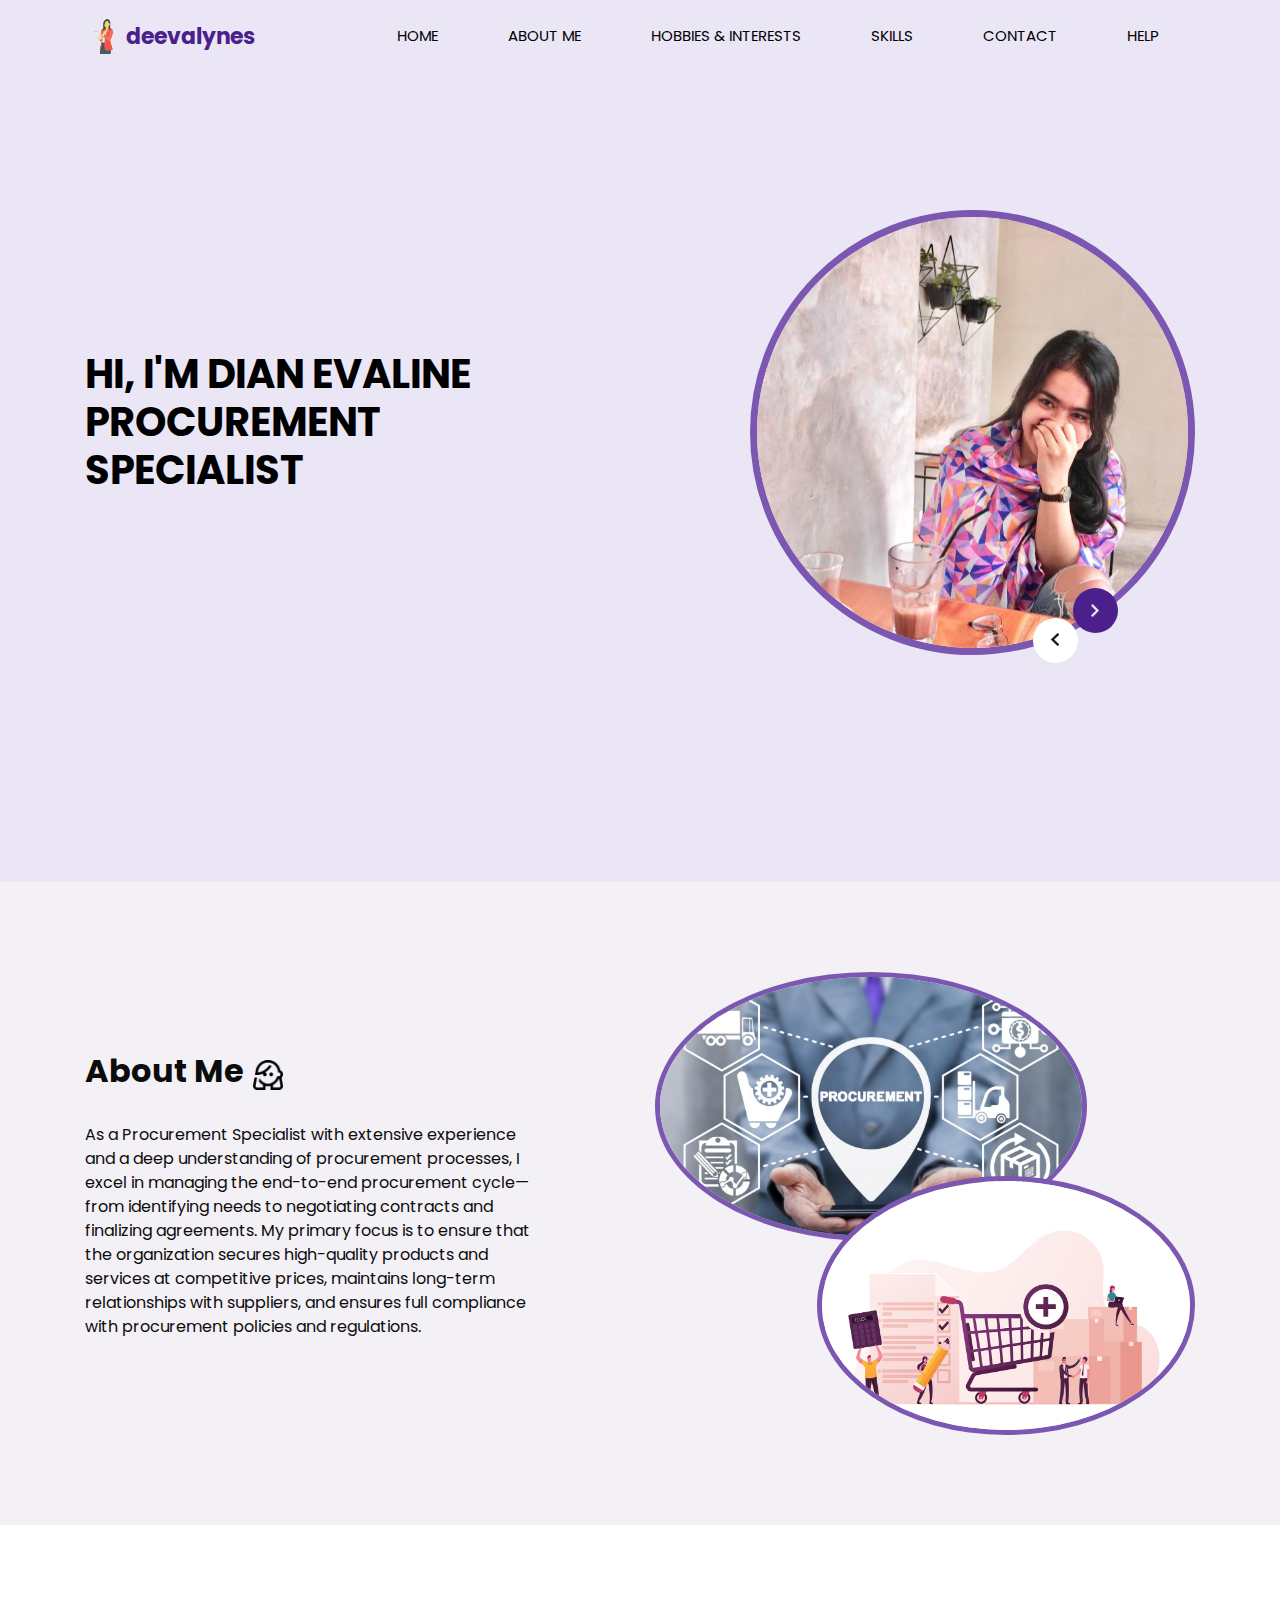
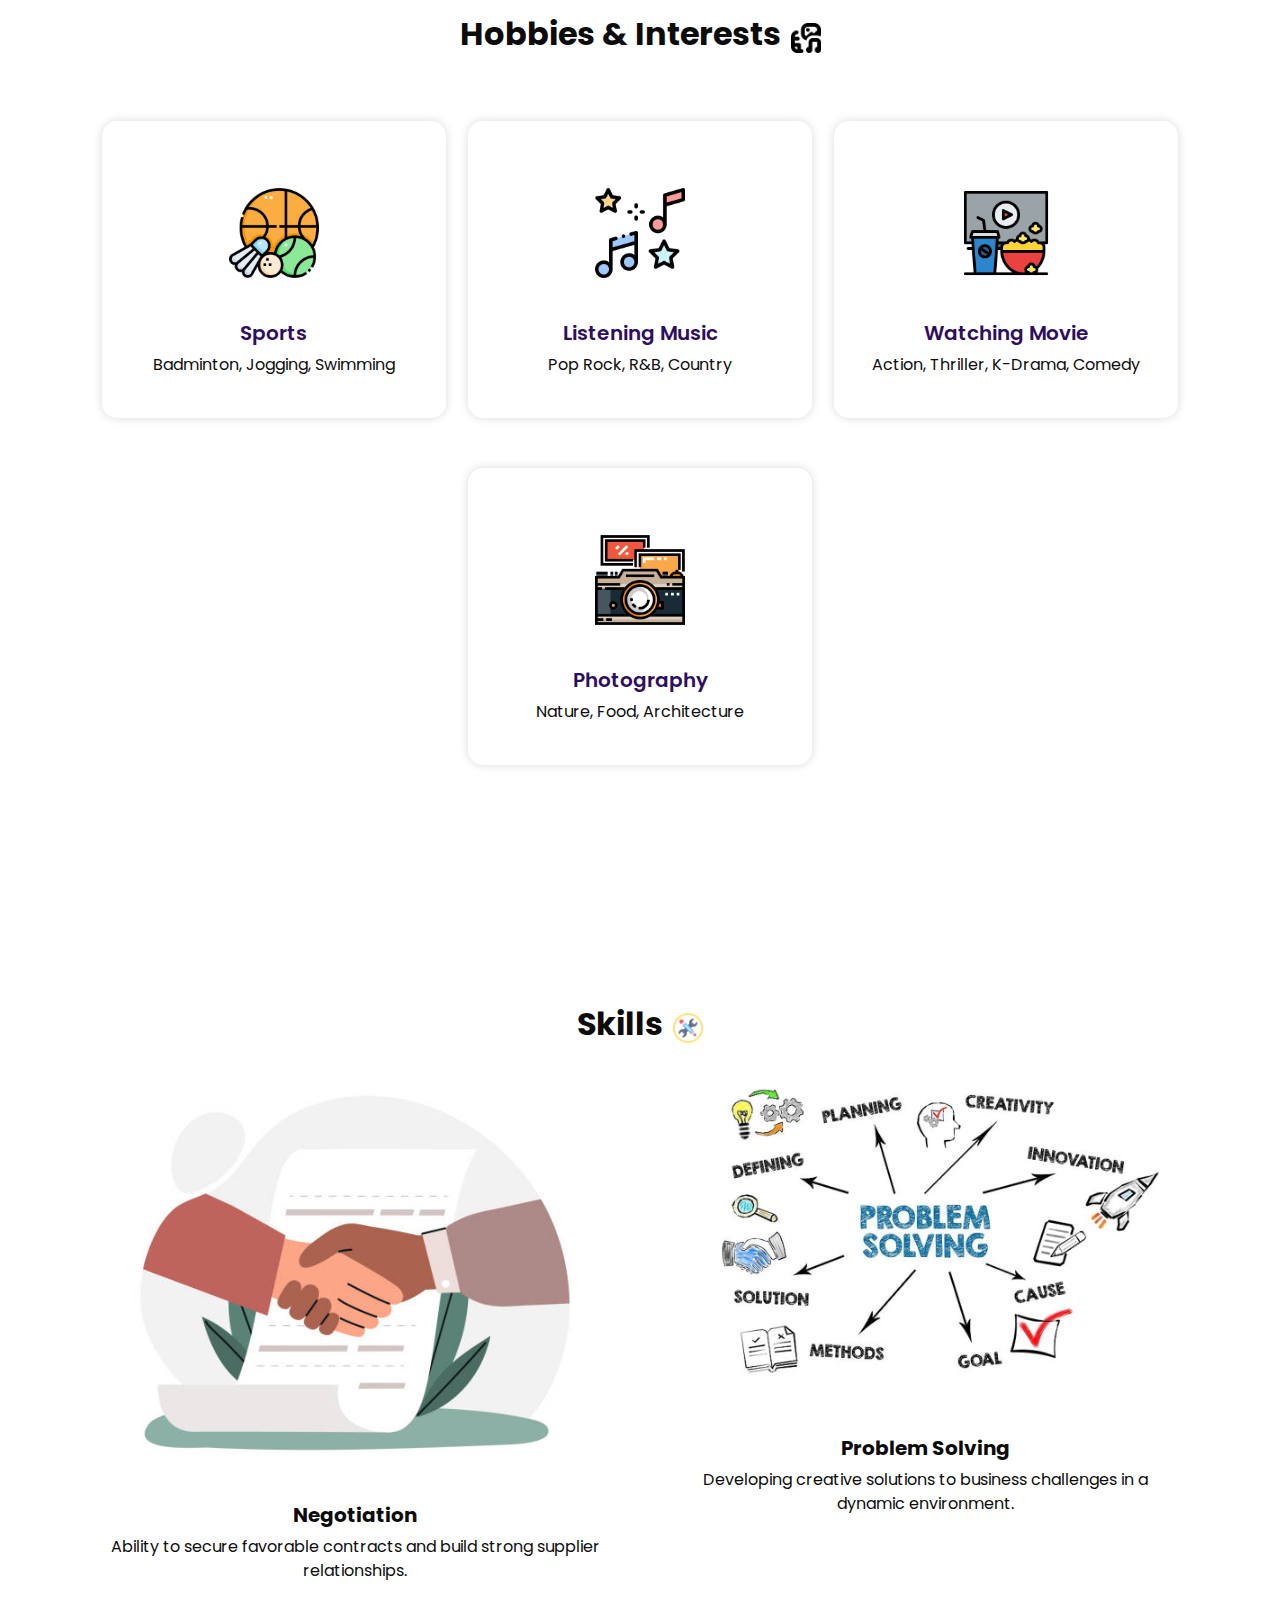
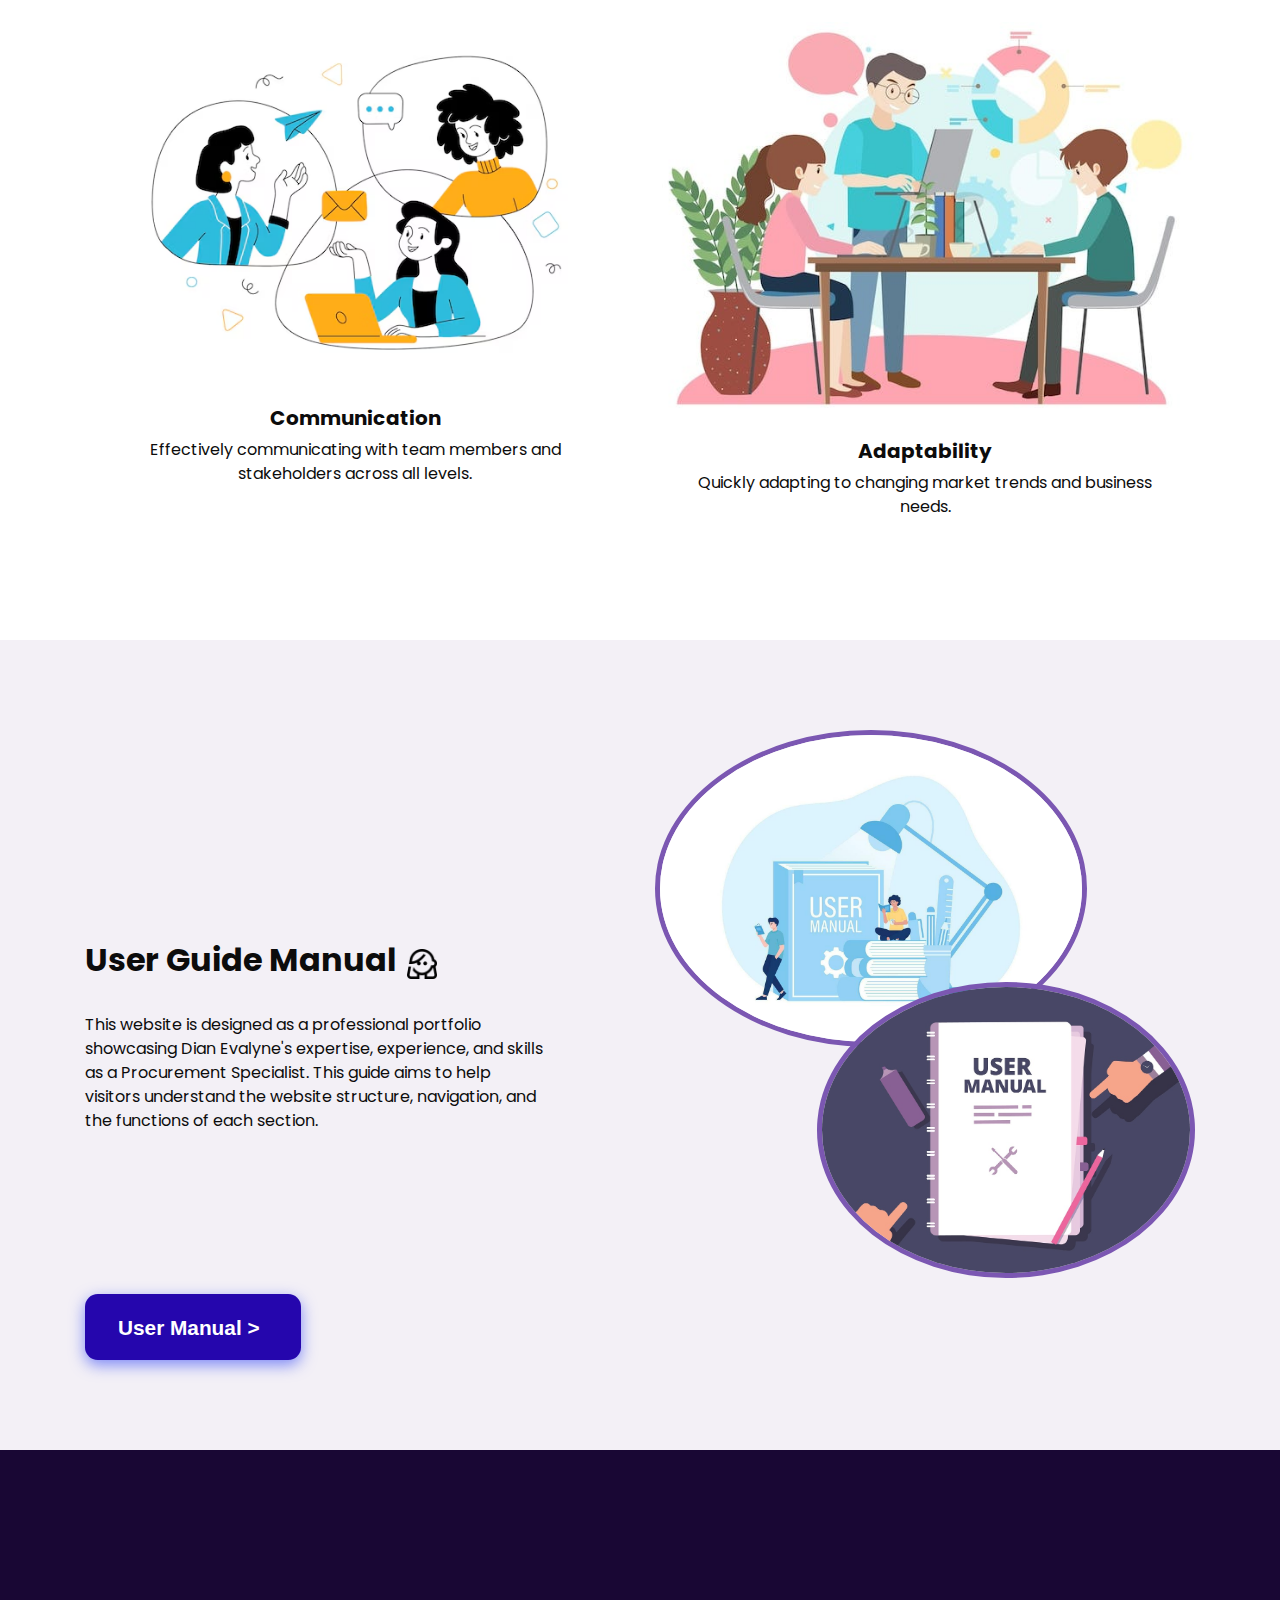
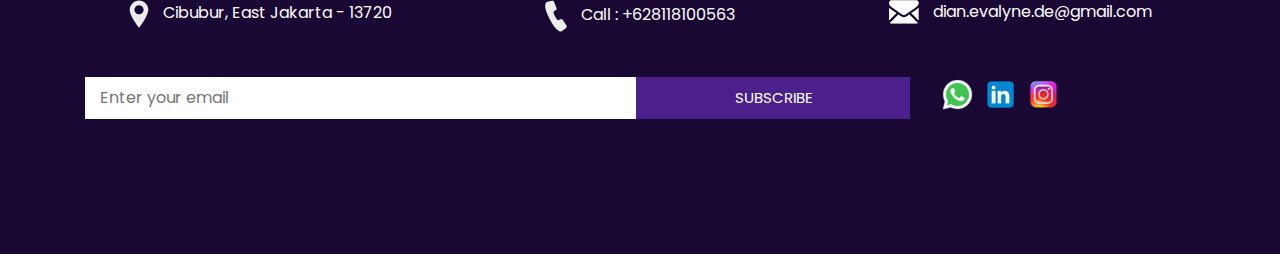
<file: index.html>
<!DOCTYPE html>
<html>

<head>
  <!-- Basic -->
  <meta charset="utf-8" />
  <meta http-equiv="X-UA-Compatible" content="IE=edge" />
  <!-- Mobile Metas -->
  <meta name="viewport" content="width=device-width, initial-scale=1, shrink-to-fit=no" />
  <!-- Site Metas -->
  <meta name="keywords" content="" />
  <meta name="description" content="" />
  <meta name="author" content="" />

  <title>deevalynes</title>

  <!-- slider stylesheet -->
  <link rel="stylesheet" type="text/css" href="https://cdnjs.cloudflare.com/ajax/libs/OwlCarousel2/2.1.3/assets/owl.carousel.min.css" />

  <!-- bootstrap core css -->
  <link rel="stylesheet" type="text/css" href="css/bootstrap.css" />

  <!-- fonts style -->
  <link href="https://fonts.googleapis.com/css?family=Poppins:400,600,700&display=swap" rel="stylesheet">
  <!-- Custom styles for this template -->
  <link href="css/style.css" rel="stylesheet" />
  <!-- responsive style -->
  <link href="css/responsive.css" rel="stylesheet" />
</head>

<body>

  <div class="hero_area">
    <!-- header section strats -->
    <header class="header_section">
      <div class="container">
        <nav class="navbar navbar-expand-lg custom_nav-container ">
          <a class="navbar-brand" href="index.html">
            <img src="images/female.png" alt="">
            <span>
              deevalynes
            </span>
          </a>
          <button class="navbar-toggler" type="button" data-toggle="collapse" data-target="#navbarSupportedContent" aria-controls="navbarSupportedContent" aria-expanded="false" aria-label="Toggle navigation">
            <span class="s-1"> </span>
            <span class="s-2"> </span>
            <span class="s-3"> </span>
          </button>

          <div class="collapse navbar-collapse" id="navbarSupportedContent">
            <div class="d-flex ml-auto flex-column flex-lg-row align-items-center">
              <ul class="navbar-nav  ">
                <li class="nav-item">
                  <a class="nav-link" href="index.html">Home <span class="sr-only">(current)</span></a>
                </li>
                <li class="nav-item">
                  <a class="nav-link" href="about.html"> About Me</a>
                </li>
                <li class="nav-item">
                  <a class="nav-link" href="service.html"> Hobbies & Interests </a>
                </li>
                <li class="nav-item">
                  <a class="nav-link" href="blog.html"> Skills </a>
                </li>
                <li class="nav-item">
                  <a class="nav-link" href="contact.html"> Contact </a>
                </li>
                <li class="nav-item">
                  <a class="nav-link" href="help.html"> Help </a>
                </li>
              </ul>
            </div>
          </div>
        </nav>
      </div>
    </header>
    <!-- end header section -->
    <!-- slider section -->
    <section class=" slider_section ">
      <div class="container">
        <div class="row">
          <div class="col-md-6 ">
            <div class="detail_box">
              <h1>
                Hi, I'm Dian Evaline <br>
                Procurement <br>
                Specialist <br>
              
            
              </p>
            </div>
          </div>
          <div class="col-lg-5 col-md-6 offset-lg-1">
            <div class="img_content">
              <div class="img_container">
                <div id="carouselExampleControls" class="carousel slide" data-ride="carousel">
                  <div class="carousel-inner">
                    <div class="carousel-item active">
                      <div class="img-box">
                        <img src="images/dee.jpeg" alt="">
                      </div>
                    </div>
                    <div class="carousel-item">
                      <div class="img-box">
                        <img src="images/dee2.jpeg" alt="">
                      </div>
                      </div>
                    </div>
                  </div>
                </div>
              </div>
              <a class="carousel-control-prev" href="#carouselExampleControls" role="button" data-slide="prev">
                <span class="sr-only">Previous</span>
              </a>
              <a class="carousel-control-next" href="#carouselExampleControls" role="button" data-slide="next">
                <span class="sr-only">Next</span>
              </a>
            </div>

          </div>
        </div>
      </div>
    </section>
    <!-- end slider section -->
  </div>


<!-- about section -->
  <section class="about_section layout_padding">
    <div class="container">
      <div class="row">
        <div class="col-md-6">
          <div class="detail-box">
            <div class="heading_container">
              <h2>
                About Me
              </h2>
              <img src="images/dian.png" alt="">
            </div>
            <p>
              As a Procurement Specialist with extensive experience and a deep understanding of procurement processes, I excel in managing the end-to-end procurement cycle—from identifying needs to negotiating contracts and finalizing agreements. My primary focus is to ensure that the organization secures high-quality products and services at competitive prices, maintains long-term relationships with suppliers, and ensures full compliance with procurement policies and regulations.
            </p>
            </a>
          </div>
        </div>
        <div class="col-md-6">
          <div class="img_container">
            <div class="img-box b1">
              <img src="images/proc-9.jpg" alt="" />
            </div>
            <div class="img-box b2">
              <img src="images/procurement-24.jpeg" alt="" />
            </div>
          </div>

        </div>

      </div>
    </div>
  </section>

  <!-- end about section -->

 <!-- interest section -->
  <section class="service_section layout_padding">
    <div class="container">
      <div class="heading_container">
        <h2>
          Hobbies & Interests
        </h2>
        <img src="images/interest.png" alt="">
      </div>

      <div class="service_container">
        <div class="box">
          <div class="img-box">
            <img src="images/sports2.png" class="img1" alt="">
          </div>
          <div class="detail-box">
            <h5>
              Sports
            </h5>
            <p>
              Badminton, Jogging, Swimming
            </p>
          </div>
        </div>
        <div class="box">
          <div class="img-box">
            <img src="images/musical.png" class="img1" alt="">
          </div>
          <div class="detail-box">
            <h5>
              Listening Music
            </h5>
            <p>
              Pop Rock, R&B, Country
            </p>
          </div>
        </div>
        <div class="box">
          <div class="img-box">
            <img src="images/movie.png" class="img1" alt="">
          </div>
          <div class="detail-box">
            <h5>
              Watching Movie
            </h5>
            <p>
              Action, Thriller, K-Drama, Comedy
            </p>
          </div>
        </div>
        <div class="box ">
          <div class="img-box">
            <img src="images/photography.png" class="img1" alt="">
          </div>
          <div class="detail-box">
            <h5>
              Photography
            </h5>
            <p>
              Nature, Food, Architecture
            </p>
          </div>
        </div>
        </a>
      </div>
    </div>
  </section>
  <!-- end service section -->

  <!-- blog section -->

  <section class="blog_section layout_padding">
    <div class="container">
      <div class="heading_container">
        <h2>
          Skills
        </h2>
        <img src="images/skills icon.png" alt="">
      </div>
      <div class="row">
        <div class="col-md-6">
          <div class="box">
            <div class="img-box">
              <img src="images/negotiation-2.jpg" alt="">
            </div>
            <div class="detail-box">
              <h5>
                Negotiation
              </h5>
              <p>
                Ability to secure favorable contracts and build strong supplier relationships.
              </p>
            </div>
          </div>
        </div>
        <div class="col-md-6">
          <div class="box">
            <div class="img-box">
              <img src="images/problemsolving.webp" alt="">
            </div>
            <div class="detail-box">
              <h5>
                Problem Solving
              </h5>
              <p>
                Developing creative solutions to business challenges in a dynamic environment.
              </p>
            </div>
          </div>
        </div>
      </div>
    </div>

        <div class="container">
      <div class="heading_container">
        <h2>
        </h2>
      </div>
      <div class="row">
        <div class="col-md-6">
          <div class="box">
            <div class="img-box">
              <img src="images/communication.avif" alt="">
            </div>
            <div class="detail-box">
              <h5>
                Communication
              </h5>
              <p>
                Effectively communicating with team members and stakeholders across all levels.
              </p>
            </div>
          </div>
        </div>
        <div class="col-md-6">
          <div class="box">
            <div class="img-box">
              <img src="images/adaptability-4.jpg" alt="">
            </div>
            <div class="detail-box">
              <h5>
                Adaptability
              </h5>
              <p>
                Quickly adapting to changing market trends and business needs.
              </p>
            </div>
          </div>
        </div>
      </div>
    </div>
  </section>

  <!-- end blog section -->


<!-- help section -->
  <section class="help_section layout_padding">
    <div class="container">
      <div class="row">
        <div class="col-md-6">
          <div class="detail-box">
            <div class="heading_container">
              <h2>
                User Guide Manual
              </h2>
              <img src="images/dian.png" alt="">
            </div>
            <p>
              This website is designed as a professional portfolio showcasing Dian Evalyne's expertise, experience, and skills as a Procurement Specialist. This guide aims to help visitors understand the website structure, navigation, and the functions of each section.
            </p>
            </a>
          </div>
        </div>
        <div class="col-md-6">
          <div class="img_container">
            <div class="img-box b1">
              <img src="images/user-manual.jpg" alt="" />
            </div>
            <div class="img-box b2">
              <img src="images/user-manual2.jpg" alt="" />
            </div>
          </div>
          <div class="resumebtn">
            <a href="https://drive.google.com/file/d/1-RvttV4yLo_KDUygZjpYVhz9FaQLRY7q/view?usp=drivesdk" target="_blank" class="btn"><span>User Manual ></span>
                <i class="fas fa-chevron-right"></i>
            </a>
        </div>

        </div>

      </div>
    </div>
  </section>

  <!-- end help section -->


  <!-- info section -->

 <section class="info_section layout_padding">
    <div class="container">
      <div class="info_contact">
        <div class="row">
          <div class="col-md-4">
            <a href="">
              <img src="images/location-white.png" alt="">
              <span>
                Cibubur, East Jakarta - 13720
              </span>
            </a>
          </div>
          <div class="col-md-4">
            <a href="">
              <img src="images/telephone-white.png" alt="">
              <span>
                Call : +628118100563
              </span>
            </a>
          </div>
          <div class="col-md-4">
            <a href="">
              <img src="images/envelope-white.png" alt="">
              <span>
                dian.evalyne.de@gmail.com
              </span>
            </a>
          </div>
        </div>
      </div>
      <div class="row">
        <div class="col-md-8 col-lg-9">
          <div class="info_form">
            <form action="">
              <input type="text" placeholder="Enter your email">
              <button>
                subscribe
              </button>
            </form>
          </div>
        </div>
        <div class="col-md-4 col-lg-3">
          <div class="info_social">
            <div>
              <a href="https://wa.me/6281385858524" target="_blank" rel="noopener noreferrer">
                <img src="images/whatsapp4.png" alt="">
              </a>
            </div>
            <div>
              <a href="https://www.linkedin.com/in/dian-evalyne-s-a00287112/" target="_blank" rel="noopener noreferrer">
                <img src="images/linkedin-50.png" alt="">
              </a>
            </div>
            <div>
              <a href="https://www.instagram.com/evlynedian" target="_blank" rel="noopener noreferrer">
                <img src="images/instagram (2).png" alt="">
              </a>
            </div>
          </div>
        </div>
      </div>

    </div>
  </section>

  <!-- end info section -->


  <!-- footer section -->
  <footer class="container-fluid footer_section">
    <div class="container">
      <div class="row">
        <div class="col-lg-7 col-md-9 mx-auto">
        </div>
      </div>
    </div>
  </footer>
  <!-- footer section -->


  <script src="js/jquery-3.4.1.min.js"></script>
  <script src="js/bootstrap.js"></script>

</body>

</html>
</file>
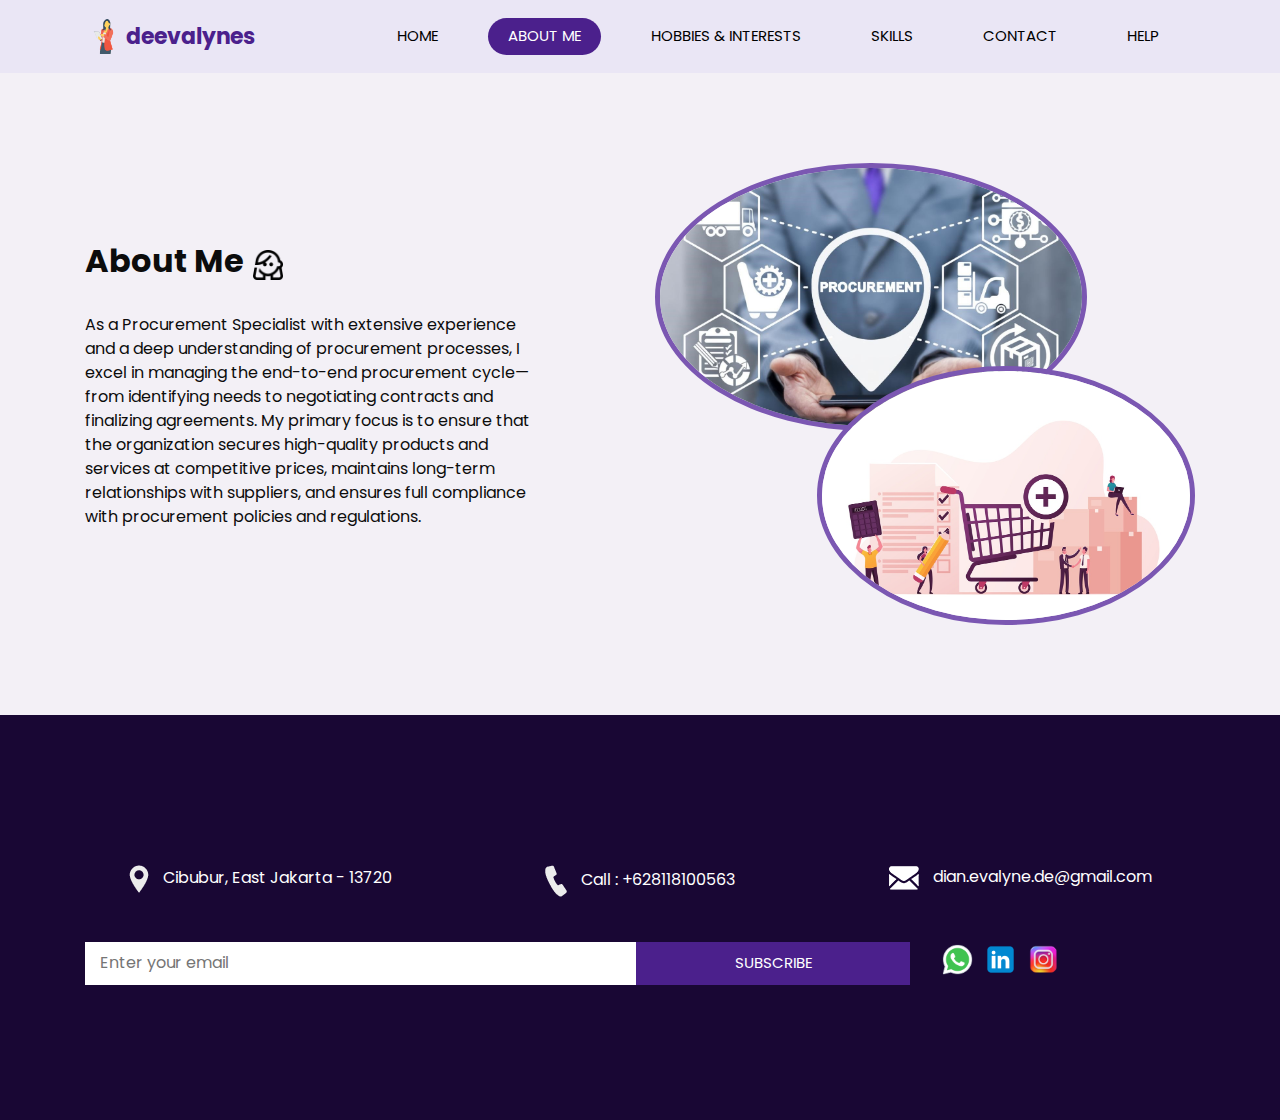
<file: about.html>
<!DOCTYPE html>
<html>

<head>
  <!-- Basic -->
  <meta charset="utf-8" />
  <meta http-equiv="X-UA-Compatible" content="IE=edge" />
  <!-- Mobile Metas -->
  <meta name="viewport" content="width=device-width, initial-scale=1, shrink-to-fit=no" />
  <!-- Site Metas -->
  <meta name="keywords" content="" />
  <meta name="description" content="" />
  <meta name="author" content="" />

  <title>deevalynes</title>

  <!-- slider stylesheet -->
  <link rel="stylesheet" type="text/css" href="https://cdnjs.cloudflare.com/ajax/libs/OwlCarousel2/2.1.3/assets/owl.carousel.min.css" />

  <!-- bootstrap core css -->
  <link rel="stylesheet" type="text/css" href="css/bootstrap.css" />

  <!-- fonts style -->
  <link href="https://fonts.googleapis.com/css?family=Poppins:400,600,700&display=swap" rel="stylesheet">
  <!-- Custom styles for this template -->
  <link href="css/style.css" rel="stylesheet" />
  <!-- responsive style -->
  <link href="css/responsive.css" rel="stylesheet" />
</head>

<body class="sub_page">

  <div class="hero_area">
    <!-- header section strats -->
    <header class="header_section">
      <div class="container">
        <nav class="navbar navbar-expand-lg custom_nav-container ">
          <a class="navbar-brand" href="index.html">
            <img src="images/female.png" alt="">
            <span>
              deevalynes
            </span>
          </a>
          <button class="navbar-toggler" type="button" data-toggle="collapse" data-target="#navbarSupportedContent" aria-controls="navbarSupportedContent" aria-expanded="false" aria-label="Toggle navigation">
            <span class="s-1"> </span>
            <span class="s-2"> </span>
            <span class="s-3"> </span>
          </button>

          <div class="collapse navbar-collapse" id="navbarSupportedContent">
            <div class="d-flex ml-auto flex-column flex-lg-row align-items-center">
              <ul class="navbar-nav  ">
                <li class="nav-item ">
                  <a class="nav-link" href="index.html">Home <span class="sr-only">(current)</span></a>
                </li>
                <li class="nav-item active">
                  <a class="nav-link" href="about.html"> About Me</a>
                </li>
                <li class="nav-item">
                  <a class="nav-link" href="service.html"> Hobbies & Interests</a>
                </li>
                <li class="nav-item">
                  <a class="nav-link" href="blog.html"> Skills </a>
                </li>
                <li class="nav-item">
                  <a class="nav-link" href="contact.html">Contact </a>
                </li>
                <li class="nav-item">
                  <a class="nav-link" href="help.html"> Help </a>
                </li>
              </ul>
            </div>
          </div>
        </nav>
      </div>
    </header>
    <!-- end header section -->
  </div>



<!-- about section -->
  <section class="about_section layout_padding">
    <div class="container">
      <div class="row">
        <div class="col-md-6">
          <div class="detail-box">
            <div class="heading_container">
              <h2>
                About Me
              </h2>
              <img src="images/dian.png" alt="">
            </div>
            <p>
              As a Procurement Specialist with extensive experience and a deep understanding of procurement processes, I excel in managing the end-to-end procurement cycle—from identifying needs to negotiating contracts and finalizing agreements. My primary focus is to ensure that the organization secures high-quality products and services at competitive prices, maintains long-term relationships with suppliers, and ensures full compliance with procurement policies and regulations.
            </p>
            </a>
          </div>
        </div>
        <div class="col-md-6">
          <div class="img_container">
            <div class="img-box b1">
              <img src="images/proc-9.jpg" alt="" />
            </div>
            <div class="img-box b2">
              <img src="images/procurement-24.jpeg" alt="" />
            </div>
          </div>

        </div>

      </div>
    </div>
  </section>

  <!-- end about section -->

  <!-- info section -->

 <section class="info_section layout_padding">
    <div class="container">
      <div class="info_contact">
        <div class="row">
          <div class="col-md-4">
            <a href="">
              <img src="images/location-white.png" alt="">
              <span>
                Cibubur, East Jakarta - 13720
              </span>
            </a>
          </div>
          <div class="col-md-4">
            <a href="">
              <img src="images/telephone-white.png" alt="">
              <span>
                Call : +628118100563
              </span>
            </a>
          </div>
          <div class="col-md-4">
            <a href="">
              <img src="images/envelope-white.png" alt="">
              <span>
                dian.evalyne.de@gmail.com
              </span>
            </a>
          </div>
        </div>
      </div>
      <div class="row">
        <div class="col-md-8 col-lg-9">
          <div class="info_form">
            <form action="">
              <input type="text" placeholder="Enter your email">
              <button>
                subscribe
              </button>
            </form>
          </div>
        </div>
        <div class="col-md-4 col-lg-3">
          <div class="info_social">
            <div>
              <a href="https://wa.me/6281385858524" target="_blank" rel="noopener noreferrer">
                <img src="images/whatsapp4.png" alt="">
              </a>
            </div>
            <div>
              <a href="https://www.linkedin.com/in/dian-evalyne-s-a00287112/" target="_blank" rel="noopener noreferrer">
                <img src="images/linkedin-50.png" alt="">
              </a>
            </div>
            <div>
              <a href="https://www.instagram.com/evlynedian" target="_blank" rel="noopener noreferrer">
                <img src="images/instagram (2).png" alt="">
              </a>
            </div>
          </div>
        </div>
      </div>

    </div>
  </section>

  <!-- end info section -->

  <!-- footer section -->
  <footer class="container-fluid footer_section">
    <div class="container">
      <div class="row">
        <div class="col-lg-7 col-md-9 mx-auto">
        </div>
      </div>
    </div>
  </footer>
  <!-- footer section -->


  <script src="js/jquery-3.4.1.min.js"></script>
  <script src="js/bootstrap.js"></script>

</body>

</html>
</file>
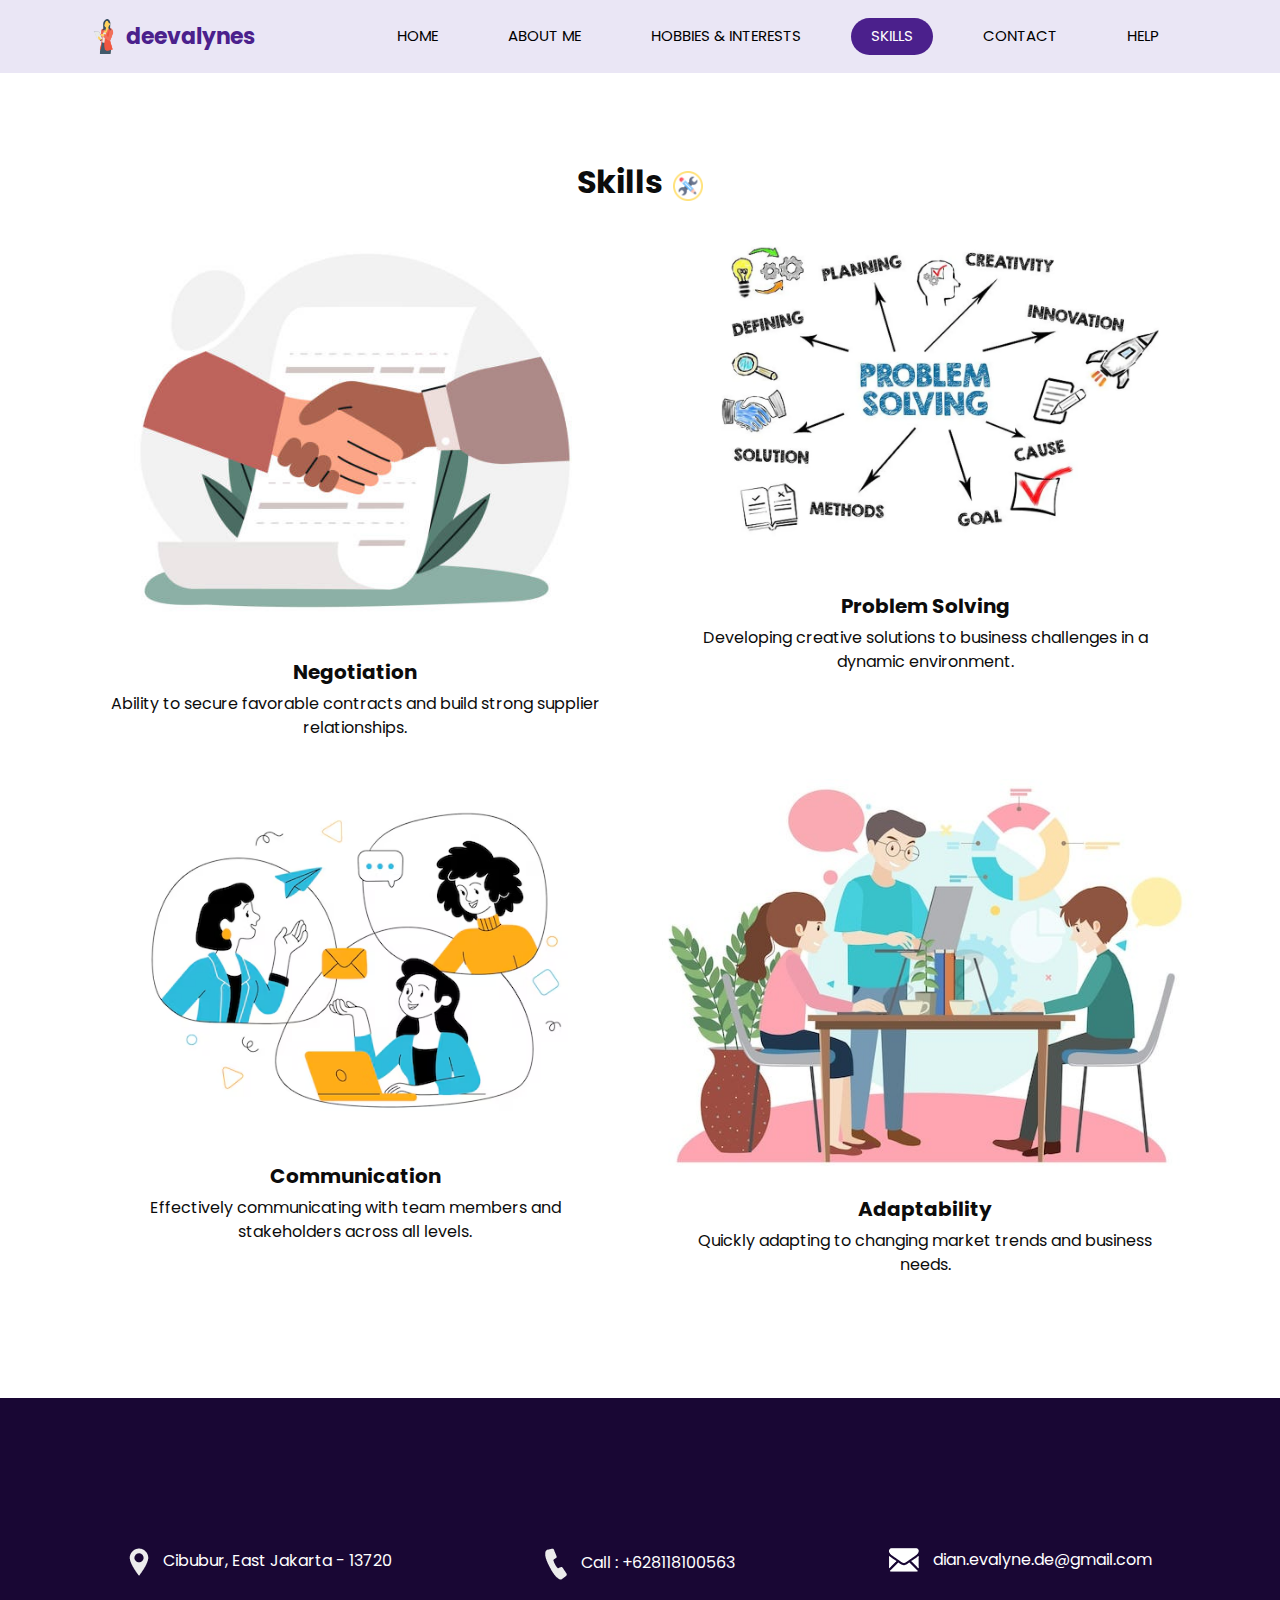
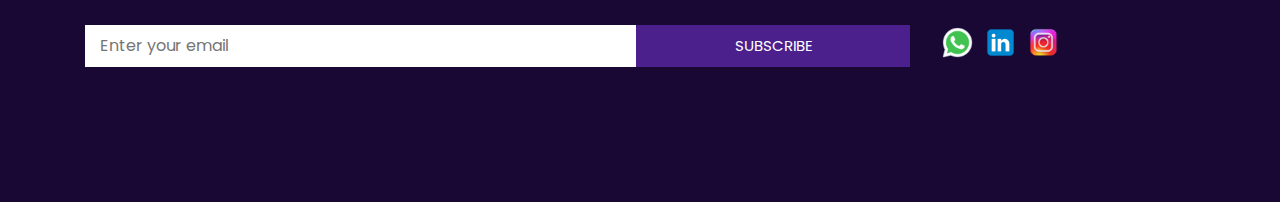
<file: blog.html>
<!DOCTYPE html>
<html>

<head>
  <!-- Basic -->
  <meta charset="utf-8" />
  <meta http-equiv="X-UA-Compatible" content="IE=edge" />
  <!-- Mobile Metas -->
  <meta name="viewport" content="width=device-width, initial-scale=1, shrink-to-fit=no" />
  <!-- Site Metas -->
  <meta name="keywords" content="" />
  <meta name="description" content="" />
  <meta name="author" content="" />

  <title>deevalynes</title>

  <!-- slider stylesheet -->
  <link rel="stylesheet" type="text/css" href="https://cdnjs.cloudflare.com/ajax/libs/OwlCarousel2/2.1.3/assets/owl.carousel.min.css" />

  <!-- bootstrap core css -->
  <link rel="stylesheet" type="text/css" href="css/bootstrap.css" />

  <!-- fonts style -->
  <link href="https://fonts.googleapis.com/css?family=Poppins:400,600,700&display=swap" rel="stylesheet">
  <!-- Custom styles for this template -->
  <link href="css/style.css" rel="stylesheet" />
  <!-- responsive style -->
  <link href="css/responsive.css" rel="stylesheet" />
</head>

<body class="sub_page">

  <div class="hero_area">
    <!-- header section strats -->
    <header class="header_section">
      <div class="container">
        <nav class="navbar navbar-expand-lg custom_nav-container ">
          <a class="navbar-brand" href="index.html">
            <img src="images/female.png" alt="">
            <span>
              deevalynes
            </span>
          </a>
          <button class="navbar-toggler" type="button" data-toggle="collapse" data-target="#navbarSupportedContent" aria-controls="navbarSupportedContent" aria-expanded="false" aria-label="Toggle navigation">
            <span class="s-1"> </span>
            <span class="s-2"> </span>
            <span class="s-3"> </span>
          </button>

          <div class="collapse navbar-collapse" id="navbarSupportedContent">
            <div class="d-flex ml-auto flex-column flex-lg-row align-items-center">
              <ul class="navbar-nav  ">
                <li class="nav-item">
                  <a class="nav-link" href="index.html">Home <span class="sr-only">(current)</span></a>
                </li>
                <li class="nav-item">
                  <a class="nav-link" href="about.html"> About Me</a>
                </li>
                <li class="nav-item">
                  <a class="nav-link" href="service.html"> Hobbies & Interests</a>
                </li>
                <li class="nav-item active">
                  <a class="nav-link" href="blog.html"> Skills </a>
                </li>
                <li class="nav-item">
                  <a class="nav-link" href="contact.html">Contact </a>
                </li>
                <li class="nav-item">
                  <a class="nav-link" href="help.html"> Help </a>
                </li>
                </li>
              </ul>
            </div>
          </div>
        </nav>
      </div>
    </header>
    <!-- end header section -->
  </div>




  <!-- blog section -->
  <section class="blog_section layout_padding">
    <div class="container">
      <div class="heading_container">
        <h2>
          Skills
        </h2>
        <img src="images/skills icon.png" alt="">
      </div>
      <div class="row">
        <div class="col-md-6">
          <div class="box">
            <div class="img-box">
              <img src="images/negotiation-2.jpg" alt="">
            </div>
            <div class="detail-box">
              <h5>
                Negotiation
              </h5>
              <p>
                Ability to secure favorable contracts and build strong supplier relationships.
              </p>
            </div>
          </div>
        </div>
        <div class="col-md-6">
          <div class="box">
            <div class="img-box">
              <img src="images/problemsolving.webp" alt="">
            </div>
            <div class="detail-box">
              <h5>
                Problem Solving
              </h5>
              <p>
                Developing creative solutions to business challenges in a dynamic environment.
              </p>
            </div>
          </div>
        </div>
      </div>
    </div>

        <div class="container">
      <div class="heading_container">
        <h2>
        </h2>
      </div>
      <div class="row">
        <div class="col-md-6">
          <div class="box">
            <div class="img-box">
              <img src="images/communication.avif" alt="">
            </div>
            <div class="detail-box">
              <h5>
                Communication
              </h5>
              <p>
                Effectively communicating with team members and stakeholders across all levels.
              </p>
            </div>
          </div>
        </div>
        <div class="col-md-6">
          <div class="box">
            <div class="img-box">
              <img src="images/adaptability-4.jpg" alt="">
            </div>
            <div class="detail-box">
              <h5>
                Adaptability
              </h5>
              <p>
                Quickly adapting to changing market trends and business needs.
              </p>
            </div>
          </div>
        </div>
      </div>
    </div>
  </section>

  <!-- end blog section -->


  <!-- info section -->

 <section class="info_section layout_padding">
    <div class="container">
      <div class="info_contact">
        <div class="row">
          <div class="col-md-4">
            <a href="">
              <img src="images/location-white.png" alt="">
              <span>
                Cibubur, East Jakarta - 13720
              </span>
            </a>
          </div>
          <div class="col-md-4">
            <a href="">
              <img src="images/telephone-white.png" alt="">
              <span>
                Call : +628118100563
              </span>
            </a>
          </div>
          <div class="col-md-4">
            <a href="">
              <img src="images/envelope-white.png" alt="">
              <span>
                dian.evalyne.de@gmail.com
              </span>
            </a>
          </div>
        </div>
      </div>
      <div class="row">
        <div class="col-md-8 col-lg-9">
          <div class="info_form">
            <form action="">
              <input type="text" placeholder="Enter your email">
              <button>
                subscribe
              </button>
            </form>
          </div>
        </div>
        <div class="col-md-4 col-lg-3">
          <div class="info_social">
            <div>
              <a href="https://wa.me/6281385858524" target="_blank" rel="noopener noreferrer">
                <img src="images/whatsapp4.png" alt="">
              </a>
            </div>
            <div>
              <a href="https://www.linkedin.com/in/dian-evalyne-s-a00287112/" target="_blank" rel="noopener noreferrer">
                <img src="images/linkedin-50.png" alt="">
              </a>
            </div>
            <div>
              <a href="https://www.instagram.com/evlynedian" target="_blank" rel="noopener noreferrer">
                <img src="images/instagram (2).png" alt="">
              </a>
            </div>
          </div>
        </div>
      </div>

    </div>
  </section>

  <!-- end info section -->

  <!-- footer section -->
  <footer class="container-fluid footer_section">
    <div class="container">
      <div class="row">
        <div class="col-lg-7 col-md-9 mx-auto">
        </div>
      </div>
    </div>
  </footer>
  <!-- footer section -->


  <script src="js/jquery-3.4.1.min.js"></script>
  <script src="js/bootstrap.js"></script>

</body>

</html>
</file>
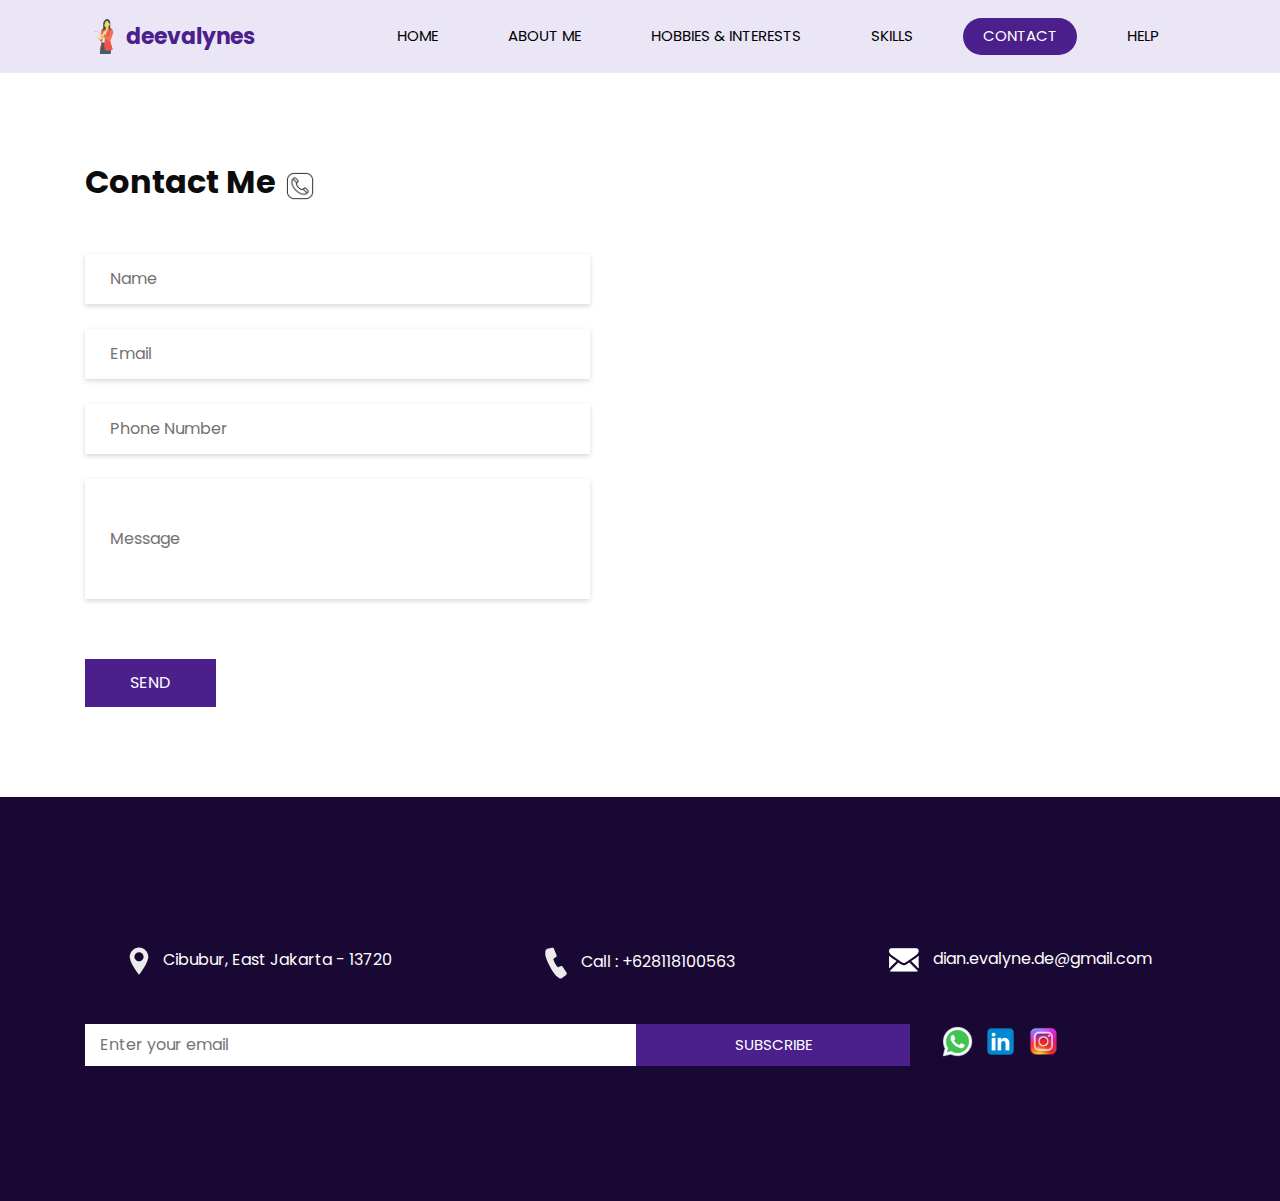
<file: contact.html>
<!DOCTYPE html>
<html>

<head>
  <!-- Basic -->
  <meta charset="utf-8" />
  <meta http-equiv="X-UA-Compatible" content="IE=edge" />
  <!-- Mobile Metas -->
  <meta name="viewport" content="width=device-width, initial-scale=1, shrink-to-fit=no" />
  <!-- Site Metas -->
  <meta name="keywords" content="" />
  <meta name="description" content="" />
  <meta name="author" content="" />

  <title>deevalynes</title>

  <!-- slider stylesheet -->
  <link rel="stylesheet" type="text/css" href="https://cdnjs.cloudflare.com/ajax/libs/OwlCarousel2/2.1.3/assets/owl.carousel.min.css" />

  <!-- bootstrap core css -->
  <link rel="stylesheet" type="text/css" href="css/bootstrap.css" />

  <!-- fonts style -->
  <link href="https://fonts.googleapis.com/css?family=Poppins:400,600,700&display=swap" rel="stylesheet">
  <!-- Custom styles for this template -->
  <link href="css/style.css" rel="stylesheet" />
  <!-- responsive style -->
  <link href="css/responsive.css" rel="stylesheet" />
</head>

<body class="sub_page">

  <div class="hero_area">
    <!-- header section strats -->
    <header class="header_section">
      <div class="container">
        <nav class="navbar navbar-expand-lg custom_nav-container ">
          <a class="navbar-brand" href="index.html">
            <img src="images/female.png" alt="">
            <span>
              deevalynes
            </span>
          </a>
          <button class="navbar-toggler" type="button" data-toggle="collapse" data-target="#navbarSupportedContent" aria-controls="navbarSupportedContent" aria-expanded="false" aria-label="Toggle navigation">
            <span class="s-1"> </span>
            <span class="s-2"> </span>
            <span class="s-3"> </span>
          </button>

          <div class="collapse navbar-collapse" id="navbarSupportedContent">
            <div class="d-flex ml-auto flex-column flex-lg-row align-items-center">
              <ul class="navbar-nav  ">
                <li class="nav-item ">
                  <a class="nav-link" href="index.html">Home <span class="sr-only">(current)</span></a>
                </li>
                <li class="nav-item">
                  <a class="nav-link" href="about.html"> About Me</a>
                </li>
                <li class="nav-item">
                  <a class="nav-link" href="service.html"> Hobbies & Interests </a>
                </li>
                <li class="nav-item">
                  <a class="nav-link" href="blog.html"> Skills </a>
                </li>
                <li class="nav-item active">
                  <a class="nav-link" href="contact.html">Contact </a>
                </li>
                <li class="nav-item">
                  <a class="nav-link" href="help.html"> Help </a>
                </li>
              </ul>
            </div>
          </div>
        </nav>
      </div>
    </header>
    <!-- end header section -->
  </div>


  <!-- contact section -->

  <section class="contact_section layout_padding">
    <div class="container ">
      <div class="heading_container">
        <h2>
          Contact Me
        </h2>
        <img src="images/contact3.png" alt="">
      </div>
    </div>
    <div class="container">
      <div class="row">
        <div class="col-md-6">
          <form action="">
            <div>
              <input type="text" placeholder="Name" />
            </div>
            <div>
              <input type="email" placeholder="Email" />
            </div>
            <div>
              <input type="text" placeholder="Phone Number" />
            </div>
            <div>
              <input type="text" class="message-box" placeholder="Message" />
            </div>
            <div class="d-flex ">
              <button>
                SEND
              </button>
            </div>
          </form>
        </div>
        <div class="col-md-6">
          <div class="map_container">
            <div class="map-responsive">
              <iframe src="https://www.google.com/maps/embed?pb=!1m14!1m12!1m3!1d126929.06246022801!2d106.87938559999999!3d-6.1931519999999995!2m3!1f0!2f0!3f0!3m2!1i1024!2i768!4f13.1!5e0!3m2!1sen!2sid!4v1729502365230!5m2!1sen!2sid" width="600" height="450" style="border:0;" allowfullscreen="" loading="lazy" referrerpolicy="no-referrer-when-downgrade"></iframe>
            </div>
          </div>
        </div>
      </div>
    </div>
  </section>

  <!-- end contact section -->


  <!-- info section -->

 <section class="info_section layout_padding">
    <div class="container">
      <div class="info_contact">
        <div class="row">
          <div class="col-md-4">
            <a href="">
              <img src="images/location-white.png" alt="">
              <span>
                Cibubur, East Jakarta - 13720
              </span>
            </a>
          </div>
          <div class="col-md-4">
            <a href="">
              <img src="images/telephone-white.png" alt="">
              <span>
                Call : +628118100563
              </span>
            </a>
          </div>
          <div class="col-md-4">
            <a href="">
              <img src="images/envelope-white.png" alt="">
              <span>
                dian.evalyne.de@gmail.com
              </span>
            </a>
          </div>
        </div>
      </div>
      <div class="row">
        <div class="col-md-8 col-lg-9">
          <div class="info_form">
            <form action="">
              <input type="text" placeholder="Enter your email">
              <button>
                subscribe
              </button>
            </form>
          </div>
        </div>
        <div class="col-md-4 col-lg-3">
          <div class="info_social">
            <div>
              <a href="https://wa.me/6281385858524" target="_blank" rel="noopener noreferrer">
                <img src="images/whatsapp4.png" alt="">
              </a>
            </div>
            <div>
              <a href="https://www.linkedin.com/in/dian-evalyne-s-a00287112/" target="_blank" rel="noopener noreferrer">
                <img src="images/linkedin-50.png" alt="">
              </a>
            </div>
            <div>
              <a href="https://www.instagram.com/evlynedian" target="_blank" rel="noopener noreferrer">
                <img src="images/instagram (2).png" alt="">
              </a>
            </div>
          </div>
        </div>
      </div>

    </div>
  </section>

  <!-- end info section -->

  <!-- footer section -->
  <footer class="container-fluid footer_section">
    <div class="container">
      <div class="row">
        <div class="col-lg-7 col-md-9 mx-auto">
        </div>
      </div>
    </div>
  </footer>
  <!-- footer section -->


  <script src="js/jquery-3.4.1.min.js"></script>
  <script src="js/bootstrap.js"></script>

</body>

</html>
</file>
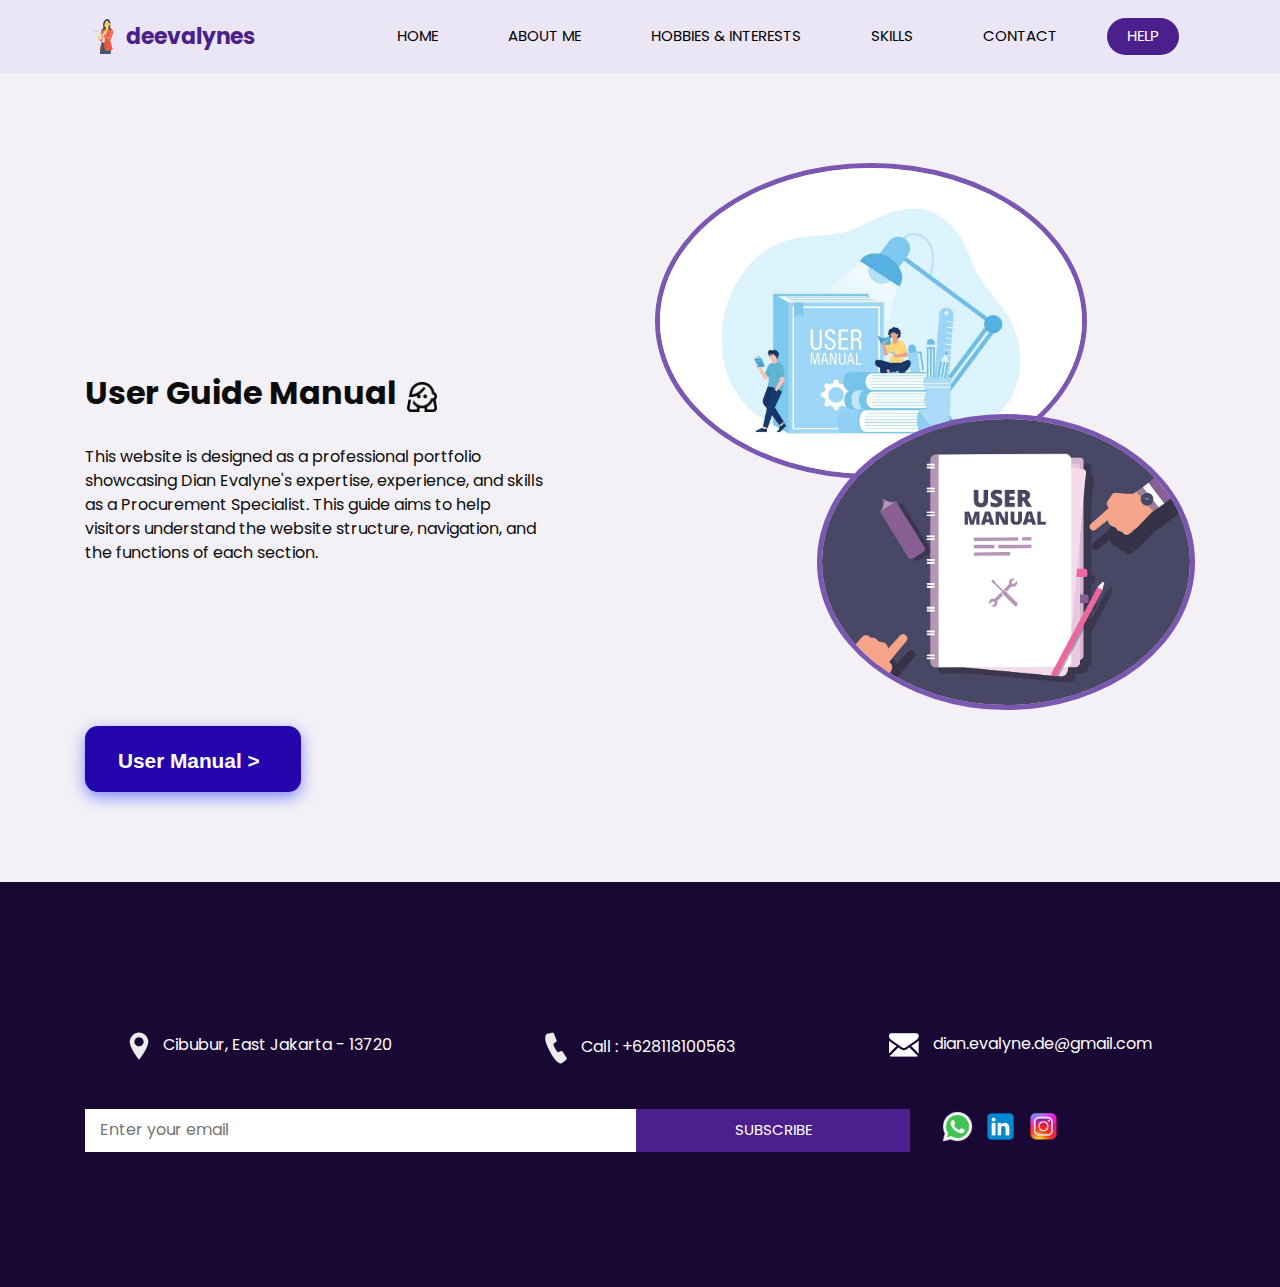
<file: help.html>
<!DOCTYPE html>
<html>

<head>
  <!-- Basic -->
  <meta charset="utf-8" />
  <meta http-equiv="X-UA-Compatible" content="IE=edge" />
  <!-- Mobile Metas -->
  <meta name="viewport" content="width=device-width, initial-scale=1, shrink-to-fit=no" />
  <!-- Site Metas -->
  <meta name="keywords" content="" />
  <meta name="description" content="" />
  <meta name="author" content="" />

  <title>deevalynes</title>

  <!-- slider stylesheet -->
  <link rel="stylesheet" type="text/css" href="https://cdnjs.cloudflare.com/ajax/libs/OwlCarousel2/2.1.3/assets/owl.carousel.min.css" />

  <!-- bootstrap core css -->
  <link rel="stylesheet" type="text/css" href="css/bootstrap.css" />

  <!-- fonts style -->
  <link href="https://fonts.googleapis.com/css?family=Poppins:400,600,700&display=swap" rel="stylesheet">
  <!-- Custom styles for this template -->
  <link href="css/style.css" rel="stylesheet" />
  <!-- responsive style -->
  <link href="css/responsive.css" rel="stylesheet" />
</head>

<body class="sub_page">

  <div class="hero_area">
    <!-- header section strats -->
    <header class="header_section">
      <div class="container">
        <nav class="navbar navbar-expand-lg custom_nav-container ">
          <a class="navbar-brand" href="index.html">
            <img src="images/female.png" alt="">
            <span>
              deevalynes
            </span>
          </a>
          <button class="navbar-toggler" type="button" data-toggle="collapse" data-target="#navbarSupportedContent" aria-controls="navbarSupportedContent" aria-expanded="false" aria-label="Toggle navigation">
            <span class="s-1"> </span>
            <span class="s-2"> </span>
            <span class="s-3"> </span>
          </button>

          <div class="collapse navbar-collapse" id="navbarSupportedContent">
            <div class="d-flex ml-auto flex-column flex-lg-row align-items-center">
              <ul class="navbar-nav  ">
                <li class="nav-item ">
                  <a class="nav-link" href="index.html">Home <span class="sr-only">(current)</span></a>
                </li>
                <li class="nav-item">
                  <a class="nav-link" href="about.html"> About Me</a>
                </li>
                <li class="nav-item">
                  <a class="nav-link" href="service.html"> Hobbies & Interests</a>
                </li>
                <li class="nav-item">
                  <a class="nav-link" href="blog.html"> Skills </a>
                </li>
                <li class="nav-item">
                  <a class="nav-link" href="contact.html">Contact </a>
                </li>
                <li class="nav-item active">
                  <a class="nav-link" href="help.html"> Help </a>
                </li>
              </ul>
            </div>
          </div>
        </nav>
      </div>
    </header>
    <!-- end header section -->
  </div>



<!-- about section -->
  <section class="help_section layout_padding">
    <div class="container">
      <div class="row">
        <div class="col-md-6">
          <div class="detail-box">
            <div class="heading_container">
              <h2>
                User Guide Manual
              </h2>
              <img src="images/dian.png" alt="">
            </div>
            <p>
              This website is designed as a professional portfolio showcasing Dian Evalyne's expertise, experience, and skills as a Procurement Specialist. This guide aims to help visitors understand the website structure, navigation, and the functions of each section.
            </p>
            </a>
          </div>
        </div>
        <div class="col-md-6">
          <div class="img_container">
            <div class="img-box b1">
              <img src="images/user-manual.jpg" alt="" />
            </div>
            <div class="img-box b2">
              <img src="images/user-manual2.jpg" alt="" />
            </div>
          </div>

          <div class="resumebtn">
            <a href="https://drive.google.com/file/d/1-RvttV4yLo_KDUygZjpYVhz9FaQLRY7q/view?usp=drivesdk" target="_blank" class="btn"><span>User Manual ></span>
                <i class="fas fa-chevron-right"></i>
            </a>
        </div>


        </div>

      </div>
    </div>
  </section>

  <!-- end about section -->

  <!-- info section -->

 <section class="info_section layout_padding">
    <div class="container">
      <div class="info_contact">
        <div class="row">
          <div class="col-md-4">
            <a href="">
              <img src="images/location-white.png" alt="">
              <span>
                Cibubur, East Jakarta - 13720
              </span>
            </a>
          </div>
          <div class="col-md-4">
            <a href="">
              <img src="images/telephone-white.png" alt="">
              <span>
                Call : +628118100563
              </span>
            </a>
          </div>
          <div class="col-md-4">
            <a href="">
              <img src="images/envelope-white.png" alt="">
              <span>
                dian.evalyne.de@gmail.com
              </span>
            </a>
          </div>
        </div>
      </div>
      <div class="row">
        <div class="col-md-8 col-lg-9">
          <div class="info_form">
            <form action="">
              <input type="text" placeholder="Enter your email">
              <button>
                subscribe
              </button>
            </form>
          </div>
        </div>
        <div class="col-md-4 col-lg-3">
          <div class="info_social">
            <div>
              <a href="https://wa.me/6281385858524" target="_blank" rel="noopener noreferrer">
                <img src="images/whatsapp4.png" alt="">
              </a>
            </div>
            <div>
              <a href="https://www.linkedin.com/in/dian-evalyne-s-a00287112/" target="_blank" rel="noopener noreferrer">
                <img src="images/linkedin-50.png" alt="">
              </a>
            </div>
            <div>
              <a href="https://www.instagram.com/evlynedian" target="_blank" rel="noopener noreferrer">
                <img src="images/instagram (2).png" alt="">
              </a>
            </div>
          </div>
        </div>
      </div>

    </div>
  </section>

  <!-- end info section -->

  <!-- footer section -->
  <footer class="container-fluid footer_section">
    <div class="container">
      <div class="row">
        <div class="col-lg-7 col-md-9 mx-auto">
        </div>
      </div>
    </div>
  </footer>
  <!-- footer section -->


  <script src="js/jquery-3.4.1.min.js"></script>
  <script src="js/bootstrap.js"></script>

</body>

</html>
</file>
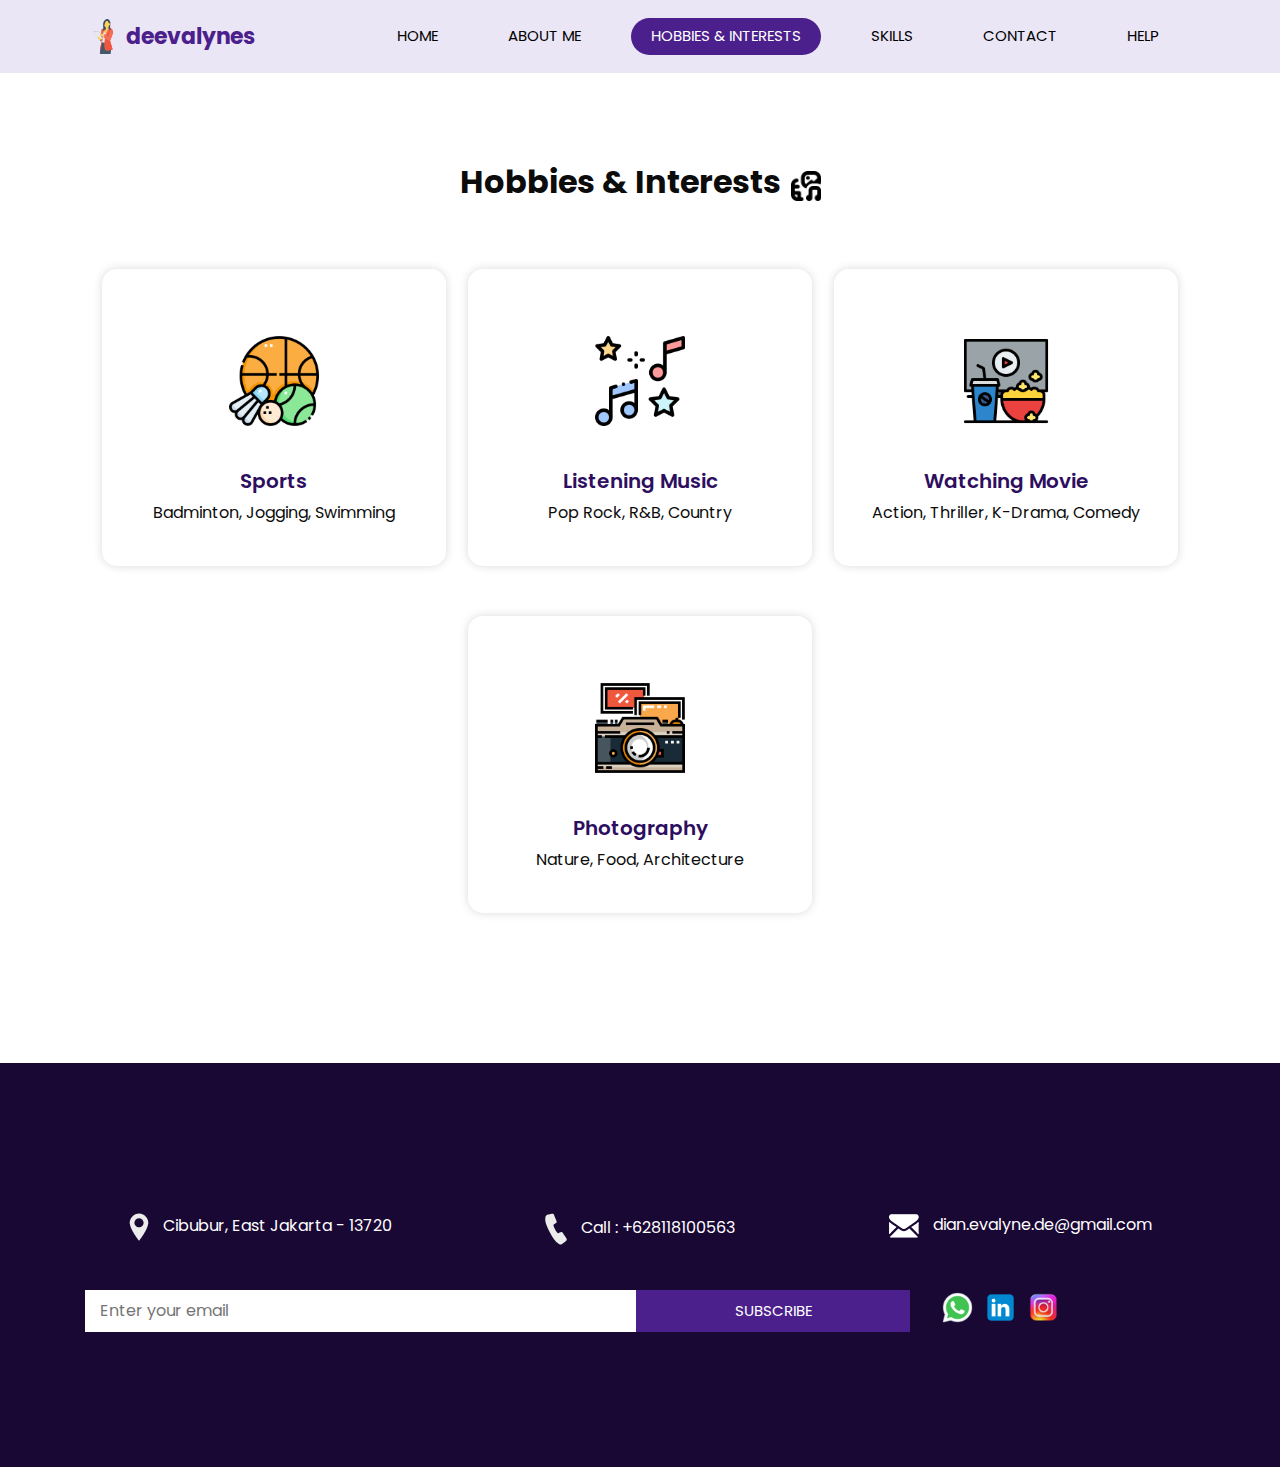
<file: service.html>
<!DOCTYPE html>
<html>

<head>
  <!-- Basic -->
  <meta charset="utf-8" />
  <meta http-equiv="X-UA-Compatible" content="IE=edge" />
  <!-- Mobile Metas -->
  <meta name="viewport" content="width=device-width, initial-scale=1, shrink-to-fit=no" />
  <!-- Site Metas -->
  <meta name="keywords" content="" />
  <meta name="description" content="" />
  <meta name="author" content="" />

  <title>deevalynes</title>

  <!-- slider stylesheet -->
  <link rel="stylesheet" type="text/css" href="https://cdnjs.cloudflare.com/ajax/libs/OwlCarousel2/2.1.3/assets/owl.carousel.min.css" />

  <!-- bootstrap core css -->
  <link rel="stylesheet" type="text/css" href="css/bootstrap.css" />

  <!-- fonts style -->
  <link href="https://fonts.googleapis.com/css?family=Poppins:400,600,700&display=swap" rel="stylesheet">
  <!-- Custom styles for this template -->
  <link href="css/style.css" rel="stylesheet" />
  <!-- responsive style -->
  <link href="css/responsive.css" rel="stylesheet" />
</head>

<body class="sub_page">

  <div class="hero_area">
    <!-- header section strats -->
    <header class="header_section">
      <div class="container">
        <nav class="navbar navbar-expand-lg custom_nav-container ">
          <a class="navbar-brand" href="index.html">
            <img src="images/female.png" alt="">
            <span>
              deevalynes
            </span>
          </a>
          <button class="navbar-toggler" type="button" data-toggle="collapse" data-target="#navbarSupportedContent" aria-controls="navbarSupportedContent" aria-expanded="false" aria-label="Toggle navigation">
            <span class="s-1"> </span>
            <span class="s-2"> </span>
            <span class="s-3"> </span>
          </button>

          <div class="collapse navbar-collapse" id="navbarSupportedContent">
            <div class="d-flex ml-auto flex-column flex-lg-row align-items-center">
              <ul class="navbar-nav  ">
                <li class="nav-item ">
                  <a class="nav-link" href="index.html">Home <span class="sr-only">(current)</span></a>
                </li>
                <li class="nav-item">
                  <a class="nav-link" href="about.html"> About Me</a>
                </li>
                <li class="nav-item active">
                  <a class="nav-link" href="service.html"> Hobbies & Interests </a>
                </li>
                <li class="nav-item">
                  <a class="nav-link" href="blog.html"> Skills </a>
                </li>
                <li class="nav-item">
                  <a class="nav-link" href="contact.html">Contact </a>
                </li>
                <li class="nav-item">
                  <a class="nav-link" href="help.html"> Help </a>
                </li>
              </ul>
            </div>
          </div>
        </nav>
      </div>
    </header>
    <!-- end header section -->
  </div>


  <!-- service section -->
 <section class="service_section layout_padding">
    <div class="container">
      <div class="heading_container">
        <h2>
          Hobbies & Interests
        </h2>
        <img src="images/interest.png" alt="">
      </div>

      <div class="service_container">
        <div class="box">
          <div class="img-box">
            <img src="images/sports2.png" class="img1" alt="">
          </div>
          <div class="detail-box">
            <h5>
              Sports
            </h5>
            <p>
              Badminton, Jogging, Swimming
            </p>
          </div>
        </div>
        <div class="box">
          <div class="img-box">
            <img src="images/musical.png" class="img1" alt="">
          </div>
          <div class="detail-box">
            <h5>
              Listening Music
            </h5>
            <p>
              Pop Rock, R&B, Country
            </p>
          </div>
        </div>
        <div class="box">
          <div class="img-box">
            <img src="images/movie.png" class="img1" alt="">
          </div>
          <div class="detail-box">
            <h5>
              Watching Movie
            </h5>
            <p>
              Action, Thriller, K-Drama, Comedy
            </p>
          </div>
        </div>
        <div class="box ">
          <div class="img-box">
            <img src="images/photography.png" class="img1" alt="">
          </div>
          <div class="detail-box">
            <h5>
              Photography
            </h5>
            <p>
              Nature, Food, Architecture
            </p>
          </div>
        </div>
        </a>
      </div>
    </div>
  </section>
  <!-- end service section -->

  <!-- info section -->

 <section class="info_section layout_padding">
    <div class="container">
      <div class="info_contact">
        <div class="row">
          <div class="col-md-4">
            <a href="">
              <img src="images/location-white.png" alt="">
              <span>
                Cibubur, East Jakarta - 13720
              </span>
            </a>
          </div>
          <div class="col-md-4">
            <a href="">
              <img src="images/telephone-white.png" alt="">
              <span>
                Call : +628118100563
              </span>
            </a>
          </div>
          <div class="col-md-4">
            <a href="">
              <img src="images/envelope-white.png" alt="">
              <span>
                dian.evalyne.de@gmail.com
              </span>
            </a>
          </div>
        </div>
      </div>
      <div class="row">
        <div class="col-md-8 col-lg-9">
          <div class="info_form">
            <form action="">
              <input type="text" placeholder="Enter your email">
              <button>
                subscribe
              </button>
            </form>
          </div>
        </div>
        <div class="col-md-4 col-lg-3">
          <div class="info_social">
            <div>
              <a href="https://wa.me/6281385858524" target="_blank" rel="noopener noreferrer">
                <img src="images/whatsapp4.png" alt="">
              </a>
            </div>
            <div>
              <a href="https://www.linkedin.com/in/dian-evalyne-s-a00287112/" target="_blank" rel="noopener noreferrer">
                <img src="images/linkedin-50.png" alt="">
              </a>
            </div>
            <div>
              <a href="https://www.instagram.com/evlynedian" target="_blank" rel="noopener noreferrer">
                <img src="images/instagram (2).png" alt="">
              </a>
            </div>
          </div>
        </div>
      </div>

    </div>
  </section>

  <!-- end info section -->

  <!-- footer section -->
  <footer class="container-fluid footer_section">
    <div class="container">
      <div class="row">
        <div class="col-lg-7 col-md-9 mx-auto">
        </div>
      </div>
    </div>
  </footer>
  <!-- footer section -->


  <script src="js/jquery-3.4.1.min.js"></script>
  <script src="js/bootstrap.js"></script>

</body>

</html>
</file>
<file: css/style.css>
body {
  font-family: "Poppins", sans-serif;
  color: #0c0c0c;
  background-color: #ffffff;

}

.layout_padding {
  padding-top: 90px;
  padding-bottom: 90px;
}

.layout_padding2 {
  padding-top: 45px;
  padding-bottom: 45px;
}

.layout_padding2-top {
  padding-top: 45px;
}

.layout_padding2-bottom {
  padding-bottom: 45px;
}

.layout_padding-top {
  padding-top: 90px;
}

.layout_padding-bottom {
  padding-bottom: 90px;
}

.heading_container {
  display: -webkit-box;
  display: -ms-flexbox;
  display: flex;
  -webkit-box-pack: start;
      -ms-flex-pack: start;
          justify-content: flex-start;
  -webkit-box-align: center;
      -ms-flex-align: center;
          align-items: center;
  text-align: center;
}

.heading_container h2 {
  position: relative;
  font-weight: bold;
  margin-right: 10px;
}

.heading_container img {
  width: 30px;
}

/*header section*/
.hero_area {
  height: 98vh;
  position: relative;
  display: -webkit-box;
  display: -ms-flexbox;
  display: flex;
  -webkit-box-orient: vertical;
  -webkit-box-direction: normal;
      -ms-flex-direction: column;
          flex-direction: column;
  background-color: #eae6f5;
}

.sub_page .hero_area {
  height: auto;
}

.header_section .container {
  padding: 0;
}

.header_section .nav_container {
  margin: 0 auto;
}

.custom_nav-container .navbar-nav .nav-item .nav-link {
  padding: 7px 20px;
  margin: 10px 15px;
  color: #000000;
  text-align: center;
  border-radius: 35px;
  text-transform: uppercase;
  font-size: 15px;
}

.custom_nav-container .navbar-nav .nav-item.active .nav-link, .custom_nav-container .navbar-nav .nav-item:hover .nav-link {
  background-color: #4b208c;
  color: #ffffff;
}

a,
a:hover,
a:focus {
  text-decoration: none;
}

a:hover,
a:focus {
  color: initial;
}

.btn,
.btn:focus {
  outline: none !important;
  -webkit-box-shadow: none;
          box-shadow: none;
}

.custom_nav-container .nav_search-btn {
  background-image: url(../images/search-icon.png);
  background-size: 22px;
  background-repeat: no-repeat;
  background-position-y: 7px;
  width: 35px;
  height: 35px;
  padding: 0;
  border: none;
}

.navbar-brand {
  display: -webkit-box;
  display: -ms-flexbox;
  display: flex;
  -webkit-box-align: center;
      -ms-flex-align: center;
          align-items: center;
}

.navbar-brand img {
  margin-right: 5px;
  width: 35px;
}

.navbar-brand span {
  font-size: 22px;
  font-weight: 700;
  color: #4b208c;
}

.custom_nav-container {
  z-index: 99999;
}

.navbar-expand-lg .navbar-collapse {
  -webkit-box-align: end;
      -ms-flex-align: end;
          align-items: flex-end;
}

.custom_nav-container .navbar-toggler {
  outline: none;
}

.custom_nav-container .navbar-toggler {
  padding: 0;
  width: 37px;
  height: 42px;
}

.custom_nav-container .navbar-toggler span {
  display: block;
  width: 35px;
  height: 4px;
  background-color: #190734;
  margin: 7px 0;
  -webkit-transition: all .3s;
  transition: all .3s;
}

.custom_nav-container .navbar-toggler[aria-expanded="true"] .s-1 {
  -webkit-transform: rotate(45deg);
          transform: rotate(45deg);
  margin: 0;
  margin-bottom: -4px;
}

.custom_nav-container .navbar-toggler[aria-expanded="true"] .s-2 {
  display: none;
}

.custom_nav-container .navbar-toggler[aria-expanded="true"] .s-3 {
  -webkit-transform: rotate(-45deg);
          transform: rotate(-45deg);
  margin: 0;
  margin-top: -4px;
}

.custom_nav-container .navbar-toggler[aria-expanded="false"] .s-1,
.custom_nav-container .navbar-toggler[aria-expanded="false"] .s-2,
.custom_nav-container .navbar-toggler[aria-expanded="false"] .s-3 {
  -webkit-transform: none;
          transform: none;
}

/*end header section*/
/* slider section */
.slider_section {
  -webkit-box-flex: 1;
      -ms-flex: 1;
          flex: 1;
  display: -webkit-box;
  display: -ms-flexbox;
  display: flex;
  -webkit-box-align: center;
      -ms-flex-align: center;
          align-items: center;
  position: relative;
  z-index: 2;
  color: #3b3a3a;
  padding-bottom: 90px;
}

.slider_section .row {
  -webkit-box-align: center;
      -ms-flex-align: center;
          align-items: center;
}

.slider_section .detail_box {
  color: #000000;
}

.slider_section .detail_box h1 {
  text-transform: uppercase;
  font-weight: bold;
}

.slider_section .detail_box p {
  margin-top: 20px;
}

.slider_section .detail_box a {
  display: inline-block;
  padding: 10px 40px;
  background-color: #4b208c;
  color: #ffffff;
  border-radius: 35px;
  margin-top: 35px;
}

.slider_section .detail_box a:hover {
  background-color: #5625a1;
}

.slider_section .img_container {
  border: 7px solid #7b57b2;
  border-radius: 100%;
  overflow: hidden;
}

.slider_section .img_container div#carouselExampleContarols {
  width: 100%;
  position: unset;
}

.slider_section .img_container .img-box img {
  width: 100%;
}

.slider_section .carousel-control-prev,
.slider_section .carousel-control-next {
  top: initial;
  left: initial;
  bottom: 5%;
  right: 10%;
  width: 45px;
  height: 45px;
  border: none;
  border-radius: 100%;
  opacity: 1;
  background-repeat: no-repeat;
  background-size: 8px;
  background-position: center;
}

.slider_section .carousel-control-prev {
  background-image: url(../images/prev.png);
  background-color: #ffffff;
  -webkit-transform: translate(-85px, 30px);
          transform: translate(-85px, 30px);
}

.slider_section .carousel-control-next {
  background-image: url(../images/next.png);
  background-color: #4b208c;
  -webkit-transform: translate(-45px, 0);
          transform: translate(-45px, 0);
}

.service_section {
  text-align: center;
}

.service_section .heading_container {
  -webkit-box-pack: center;
      -ms-flex-pack: center;
          justify-content: center;
}

.service_section .service_container {
  display: -webkit-box;
  display: -ms-flexbox;
  display: flex;
  -webkit-box-pack: center;
      -ms-flex-pack: center;
          justify-content: center;
  padding: 35px 0;
  -ms-flex-wrap: wrap;
      flex-wrap: wrap;
}

.service_section .service_container .box {
  margin: 25px 1%;
  -ms-flex-preferred-size: 31%;
      flex-basis: 31%;
  padding: 35px 25px 25px;
  border-radius: 15px;
  -webkit-box-shadow: 0 0 10px 0 rgba(0, 0, 0, 0.15);
          box-shadow: 0 0 10px 0 rgba(0, 0, 0, 0.15);
  border-top: 15px solid transparent;
  overflow: hidden;
  -webkit-transition: all .1s;
  transition: all .1s;
}

.service_section .service_container .box .img-box {
  display: -webkit-box;
  display: -ms-flexbox;
  display: flex;
  -webkit-box-pack: center;
      -ms-flex-pack: center;
          justify-content: center;
  -webkit-box-align: center;
      -ms-flex-align: center;
          align-items: center;
  height: 125px;
}

.service_section .service_container .box .img-box img {
  width: 90px;
}

.service_section .service_container .box .detail-box {
  margin-top: 25px;
}

.service_section .service_container .box .detail-box h5 {
  color: #2e0e5f;
  font-weight: 600;
  position: relative;
}

.service_section .service_container .box:hover, .service_section .service_container .box.active {
  border-top: 15px solid #512a97;
}

.service_section .btn-box {
  display: -webkit-box;
  display: -ms-flexbox;
  display: flex;
  -webkit-box-pack: center;
      -ms-flex-pack: center;
          justify-content: center;
  margin-top: 25px;
}

.service_section .btn-box a {
  display: inline-block;
  padding: 10px 35px;
  background-color: #4b208c;
  color: #ffffff;
  border-radius: 35px;
}

.service_section .btn-box a:hover {
  background-color: #5625a1;
}

.about_section {
  background-color: #f3f0f6;
}

.about_section .row {
  -webkit-box-align: center;
      -ms-flex-align: center;
          align-items: center;
}

.about_section .img_container {
  display: -webkit-box;
  display: -ms-flexbox;
  display: flex;
  -webkit-box-orient: vertical;
  -webkit-box-direction: normal;
      -ms-flex-direction: column;
          flex-direction: column;
}

.about_section .img_container .img-box {
  border: 5px solid #7b57b2;
  border-radius: 100%;
  overflow: hidden;
}

.about_section .img_container .img-box.b1 {
  width: 80%;
}

.about_section .img_container .img-box.b2 {
  width: 70%;
  margin-left: auto;
  margin-top: -12%;
}

.about_section .img_container .img-box img {
  width: 100%;
}

.about_section .detail-box {
  margin-right: 15%;
}

.about_section .detail-box p {
  margin-top: 25px;
}

.about_section .detail-box a {
  display: inline-block;
  padding: 10px 35px;
  background-color: #4b208c;
  color: #ffffff;
  border-radius: 5px;
  margin: 25px 0 45px 0;
}

.about_section .detail-box a:hover {
  background-color: #5625a1;
}

.blog_section {
  text-align: center;
}

.blog_section .heading_container {
  -webkit-box-pack: center;
      -ms-flex-pack: center;
          justify-content: center;
}

.blog_section .blog_container {
  display: -webkit-box;
  display: -ms-flexbox;
  display: flex;
  -webkit-box-pack: center;
      -ms-flex-pack: center;
          justify-content: center;
  padding: 35px 0;
  -ms-flex-wrap: wrap;
      flex-wrap: wrap;
}

.blog_section .blog_container .box {
  margin: 25px 1%;
  -ms-flex-preferred-size: 31%;
      flex-basis: 31%;
  padding: 35px 25px 25px;
  border-radius: 15px;
  -webkit-box-shadow: 0 0 10px 0 rgba(0, 0, 0, 0.15);
          box-shadow: 0 0 10px 0 rgba(0, 0, 0, 0.15);
  border-top: 15px solid transparent;
  overflow: hidden;
  -webkit-transition: all .1s;
  transition: all .1s;
}

.blog_section .blog_container .box .img-box {
  display: -webkit-box;
  display: -ms-flexbox;
  display: flex;
  -webkit-box-pack: center;
      -ms-flex-pack: center;
          justify-content: center;
  -webkit-box-align: center;
      -ms-flex-align: center;
          align-items: center;
  height: 125px;
}

.blog_section .box .img-box {
  position: relative;
}

.blog_section .box .img-box img {
  width: 100%;
}

.blog_section .box .detail-box {
  padding: 25px 25px 15px;
}

.blog_section .box .detail-box h5 {
  font-weight: bold;
}

.help_section {
  background-color: #f3f0f6;
}

.help_section .row {
  -webkit-box-align: center;
      -ms-flex-align: center;
          align-items: center;
}

.help_section .img_container {
  display: -webkit-box;
  display: -ms-flexbox;
  display: flex;
  -webkit-box-orient: vertical;
  -webkit-box-direction: normal;
      -ms-flex-direction: column;
          flex-direction: column;
}

.help_section .img_container .img-box {
  border: 5px solid #7b57b2;
  border-radius: 100%;
  overflow: hidden;
}

.help_section .img_container .img-box.b1 {
  width: 80%;
}

.help_section .img_container .img-box.b2 {
  width: 70%;
  margin-left: auto;
  margin-top: -12%;
}

.help_section .img_container .img-box img {
  width: 100%;
}

.help_section .detail-box {
  margin-right: 15%;
}

.help_section .detail-box p {
  margin-top: 25px;
}

.help_section .detail-box a {
  display: inline-block;
  padding: 10px 35px;
  background-color: #4b208c;
  color: #ffffff;
  border-radius: 5px;
  margin: 25px 0 45px 0;
}

.help_section .detail-box a:hover {
  background-color: #5625a1;
}


.contact_section {
  position: relative;
}

.contact_section form {
  margin-top: 45px;
  padding-right: 35px;
}

.contact_section input {
  width: 100%;
  border: none;
  height: 50px;
  margin-bottom: 25px;
  padding-left: 25px;
  background-color: transparent;
  outline: none;
  color: #101010;
  -webkit-box-shadow: 0px 2px 5px 0px rgba(0, 0, 0, 0.16);
  box-shadow: 0px 2px 5px 0px rgba(0, 0, 0, 0.16);
}

.contact_section input::-webkit-input-placeholder {
  color: #737272;
}

.contact_section input:-ms-input-placeholder {
  color: #737272;
}

.contact_section input::-ms-input-placeholder {
  color: #737272;
}

.contact_section input::placeholder {
  color: #737272;
}

.contact_section input.message-box {
  height: 120px;
}

.contact_section button {
  border: none;
  display: inline-block;
  padding: 12px 45px;
  background-color: #4b208c;
  color: #ffffff;
  border-radius: 0px;
  margin-top: 35px;
}

.contact_section button:hover {
  background-color: #5625a1;
}

.contact_section .map_container {
  height: 100%;
  min-height: 325px;
}

.contact_section .map_container .map-responsive {
  height: 100%;
}

.footer_bg {
  background-image: url(../images/footer-bg.png);
  background-size: cover;
  background-position: top;
}

/* info section */
.info_section {
  background-color: #190734;
  color: #ffffff;
}

.info_section h6 {
  font-weight: bold;
}

.info_section .info_contact {
  margin-top: 60px;
  margin-bottom: 45px;
}

.info_section .info_contact .col-md-4 {
  display: -webkit-box;
  display: -ms-flexbox;
  display: flex;
  -webkit-box-pack: center;
      -ms-flex-pack: center;
          justify-content: center;
}

.info_section .info_contact a {
  color: #ffffff;
}

.info_section .info_contact img {
  max-width: 100%;
  margin-right: 10px;
}

.info_section .info_form {
  margin: 0 auto;
  margin-bottom: 45px;
}

.info_section .info_form h4 {
  text-transform: uppercase;
  text-align: center;
  margin-bottom: 20px;
}

.info_section .info_form form {
  display: -webkit-box;
  display: -ms-flexbox;
  display: flex;
  -webkit-box-align: center;
      -ms-flex-align: center;
          align-items: center;
}

.info_section .info_form form input {
  background-color: #ffffff;
  border: none;
  -webkit-box-flex: 2.5;
      -ms-flex: 2.5;
          flex: 2.5;
  outline: none;
  color: #000000;
  min-height: 42.4px;
  padding-left: 15px;
}

.info_section .info_form form input ::-webkit-input-placeholder {
  color: #ffffff;
  opacity: 0.2;
}

.info_section .info_form form input :-ms-input-placeholder {
  color: #ffffff;
  opacity: 0.2;
}

.info_section .info_form form input ::-ms-input-placeholder {
  color: #ffffff;
  opacity: 0.2;
}

.info_section .info_form form input ::placeholder {
  color: #ffffff;
  opacity: 0.2;
}

.info_section .info_form form button {
  -webkit-box-flex: 1;
      -ms-flex: 1;
          flex: 1;
  border: none;
  display: inline-block;
  padding: 10px 30px;
  background-color: #4b208c;
  color: #ffffff;
  border-radius: 0;
  font-size: 15px;
  text-transform: uppercase;
}

.info_section .info_form form button:hover {
  background-color: #5625a1;
}

.info_section .box {
  display: -webkit-box;
  display: -ms-flexbox;
  display: flex;
}

.info_section .info_social {
  display: -webkit-box;
  display: -ms-flexbox;
  display: flex;
}

.info_section .info_social img {
  width: 35px;
  margin-right: 8px;
}

/* end info section */
/* footer section*/
.footer_section {
  display: -webkit-box;
  display: -ms-flexbox;
  display: flex;
  -webkit-box-pack: center;
      -ms-flex-pack: center;
          justify-content: center;
  position: relative;
}

.footer_section p {
  color: #222222;
  margin: 0 auto;
  text-align: center;
  padding: 20px;
}

.footer_section p a {
  color: #222222;
}

.resumebtn {
  margin-top: 1rem;
  position: relative; /* Mengatur posisi relatif elemen */
  left: -570px; /* Menggeser elemen ke kiri */
}

.resumebtn .btn {
  padding: 0.8rem 2rem;
  border-radius: 0.5em;
  transition: 0.3s;
  color: #fff;
  background: #2506ad;
  box-shadow: 0px 5px 15px rgba(48, 68, 247, 0.6); /* Bayangan lebih lembut */
  font-family: "Nunito", sans-serif;
  font-size: 1.6rem; /* Sedikit lebih kecil agar lebih seimbang */
  text-align: center;
  display: inline-block; /* Untuk memastikan elemen tetap inline */
}

.resumebtn .btn span {
  font-weight: 600;
  font-size: 1.3rem;
  letter-spacing: 0rem;
}

.resumebtn .btn i {
  margin-left: 0.5rem; /* Koreksi nilai yang salah dan berikan jarak kecil */
  font-size: 1.2rem;
  transition: 0.3s;
}

.resumebtn .btn:hover {
  background: #1a047e;
  box-shadow: 0px 8px 20px rgba(26, 4, 126, 0.7); /* Bayangan saat hover */
  transform: scale(1.05); /* Membesarkan tombol sedikit saat hover */
}

.resumebtn .btn:hover i {
  transform: translateX(5px); /* Ikon bergerak ke kanan saat hover */
}
/*# sourceMappingURL=style.css.map */
</file>
<file: css/responsive.css>
@media (max-width: 1120px) {}

@media (max-width: 992px) {

  .hero_area {
    height: auto;
  }

  .header_section {
    padding-top: 10px;
  }

  #navbarSupportedContent {
    margin-top: 25px;
  }

  .slider_section {

    padding-top: 75px;
    padding-bottom: 150px;

  }

  .about_section .img-box {
    margin: 0 5%;
  }

  .about_section .detail-box {
    margin-right: 5%;
  }

  .help_section .img-box {
    margin: 0 5%;
  }

  .help_section .detail-box {
    margin-right: 5%;
  }

  .service_section .service_container .box {
    -ms-flex-preferred-size: 48%;
    flex-basis: 48%;
  }

  .about_section .img_container .img-box.b2 {
    margin-top: -5%;
  }

  .help_section .img_container .img-box.b2 {
    margin-top: -5%;
  }

}

@media (max-width: 768px) {


  .slider_section .detail_box {
    text-align: center;
  }

  .slider_section .img_content {
    margin-top: 55px;
  }

  .contact_section .map_container {
    margin-top: 45px;
  }

  .info_section .info_contact a {
    margin-bottom: 15px;
  }

  .info_section .info_social {
    justify-content: center;
  }

  .service_section .service_container .box {
    flex-basis: 98%;
  }

  .contact_section form {
    padding-right: 0;
  }

  .info_section .info_contact a {
    text-align: center;
  }
}

@media (max-width: 576px) {
  .about_section .img_container .img-box.b1 {
    width: 80%;
  }

  .about_section .img_container .img-box.b2 {
    width: 55%;
  }

  @media (max-width: 576px) {
  .help_section .img_container .img-box.b1 {
    width: 80%;
  }

  .help_section .img_container .img-box.b2 {
    width: 55%;
  }

  .info_section .info_form form {
    flex-direction: column;
  }

  .info_section .info_form form input {
    width: 100%;
  }

  .info_section .info_form form button {
    margin-top: 15px;
    padding: 10px 40px;
  }
}

@media (max-width: 480px) {}

@media (max-width: 420px) {

  .slider_section .carousel-control-prev,
  .slider_section .carousel-control-next {
    right: 0;
  }
}

@media (max-width: 360px) {}

@media (min-width: 1200px) {
  .container {
    max-width: 1170px;
  }
}
</file>
